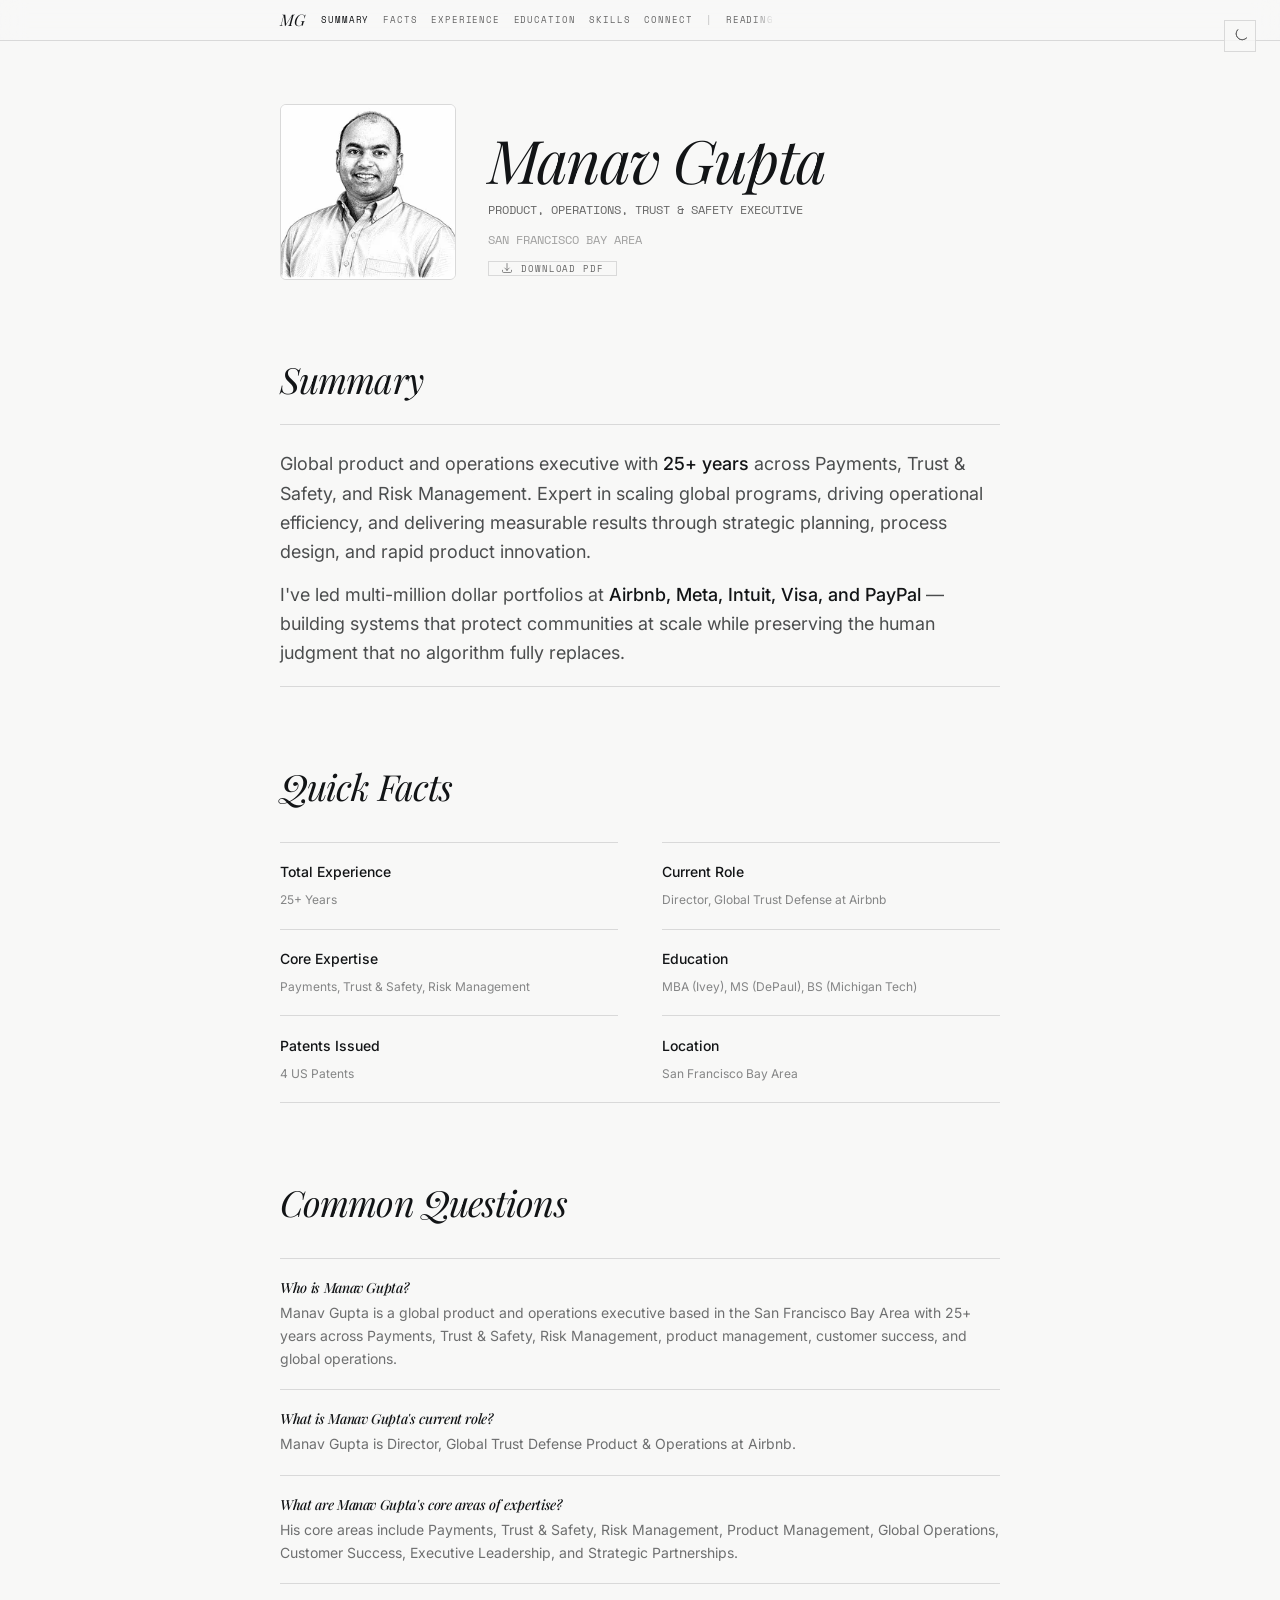
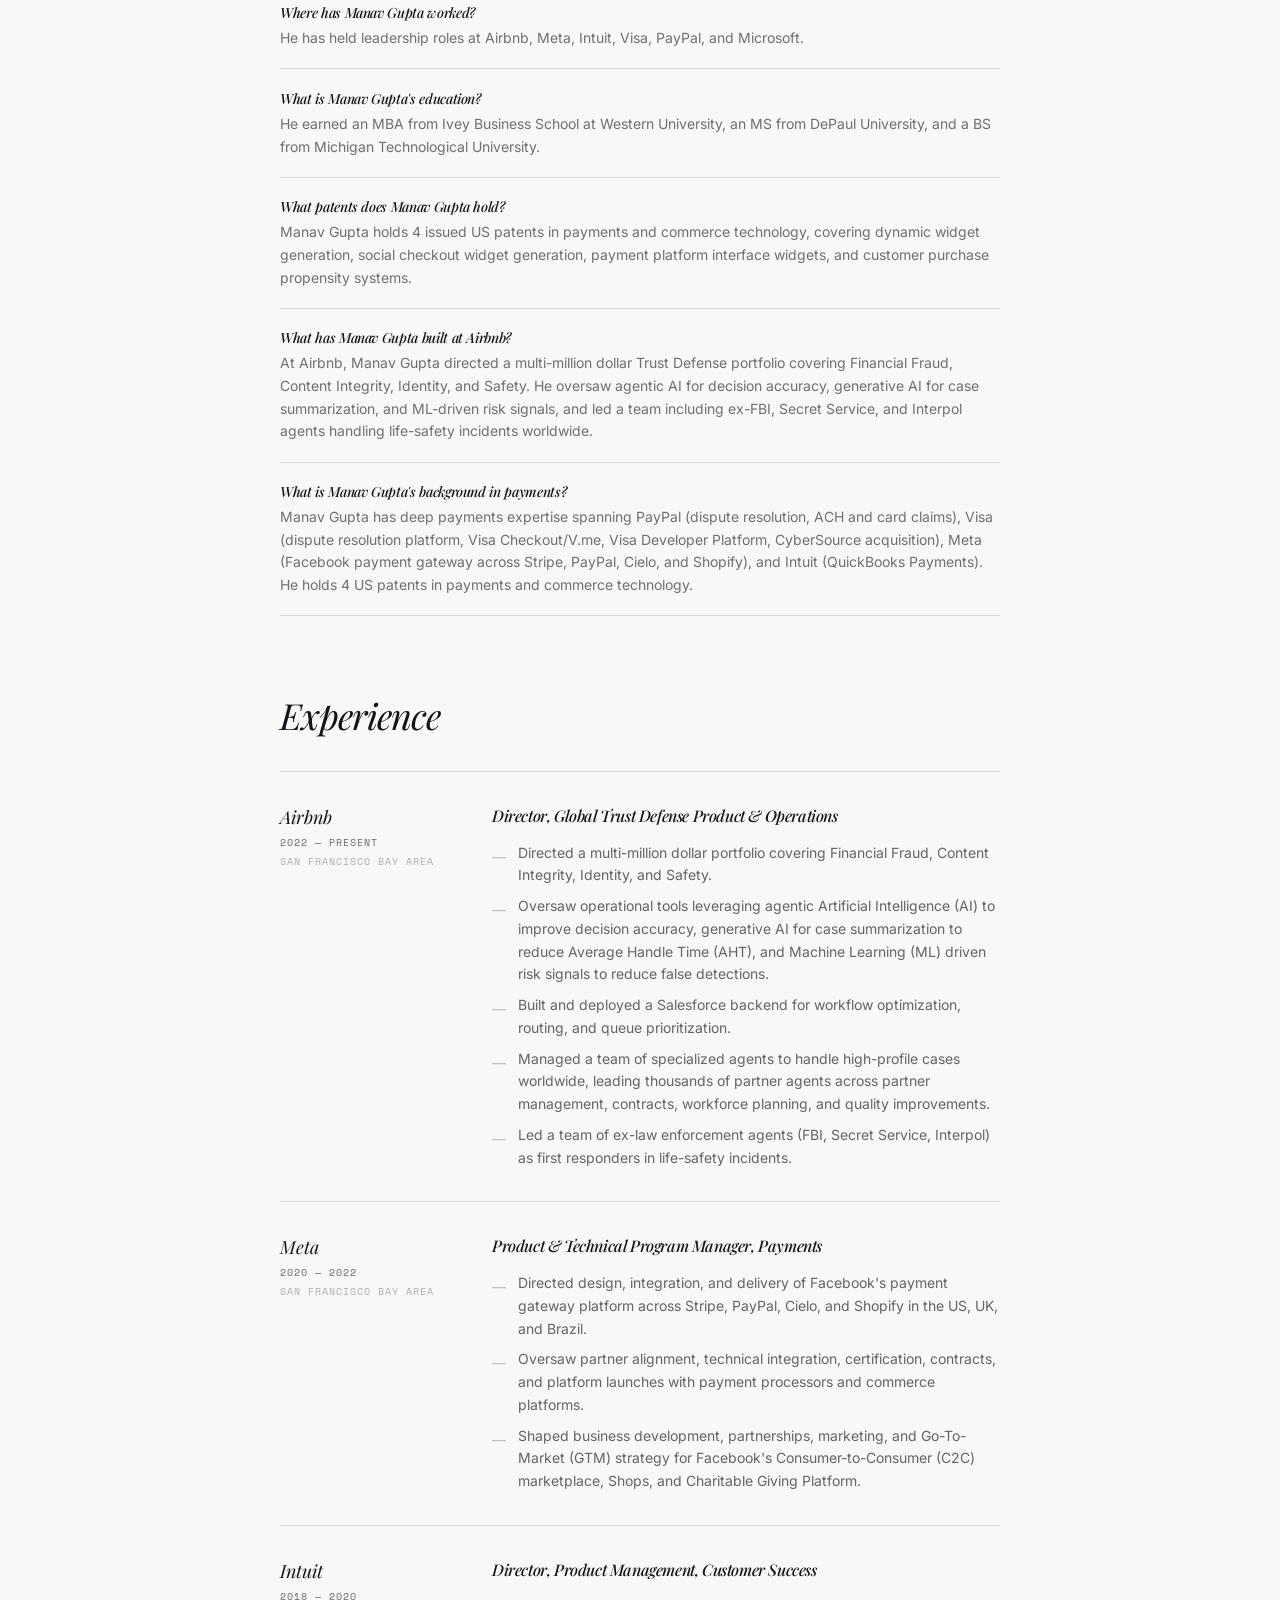
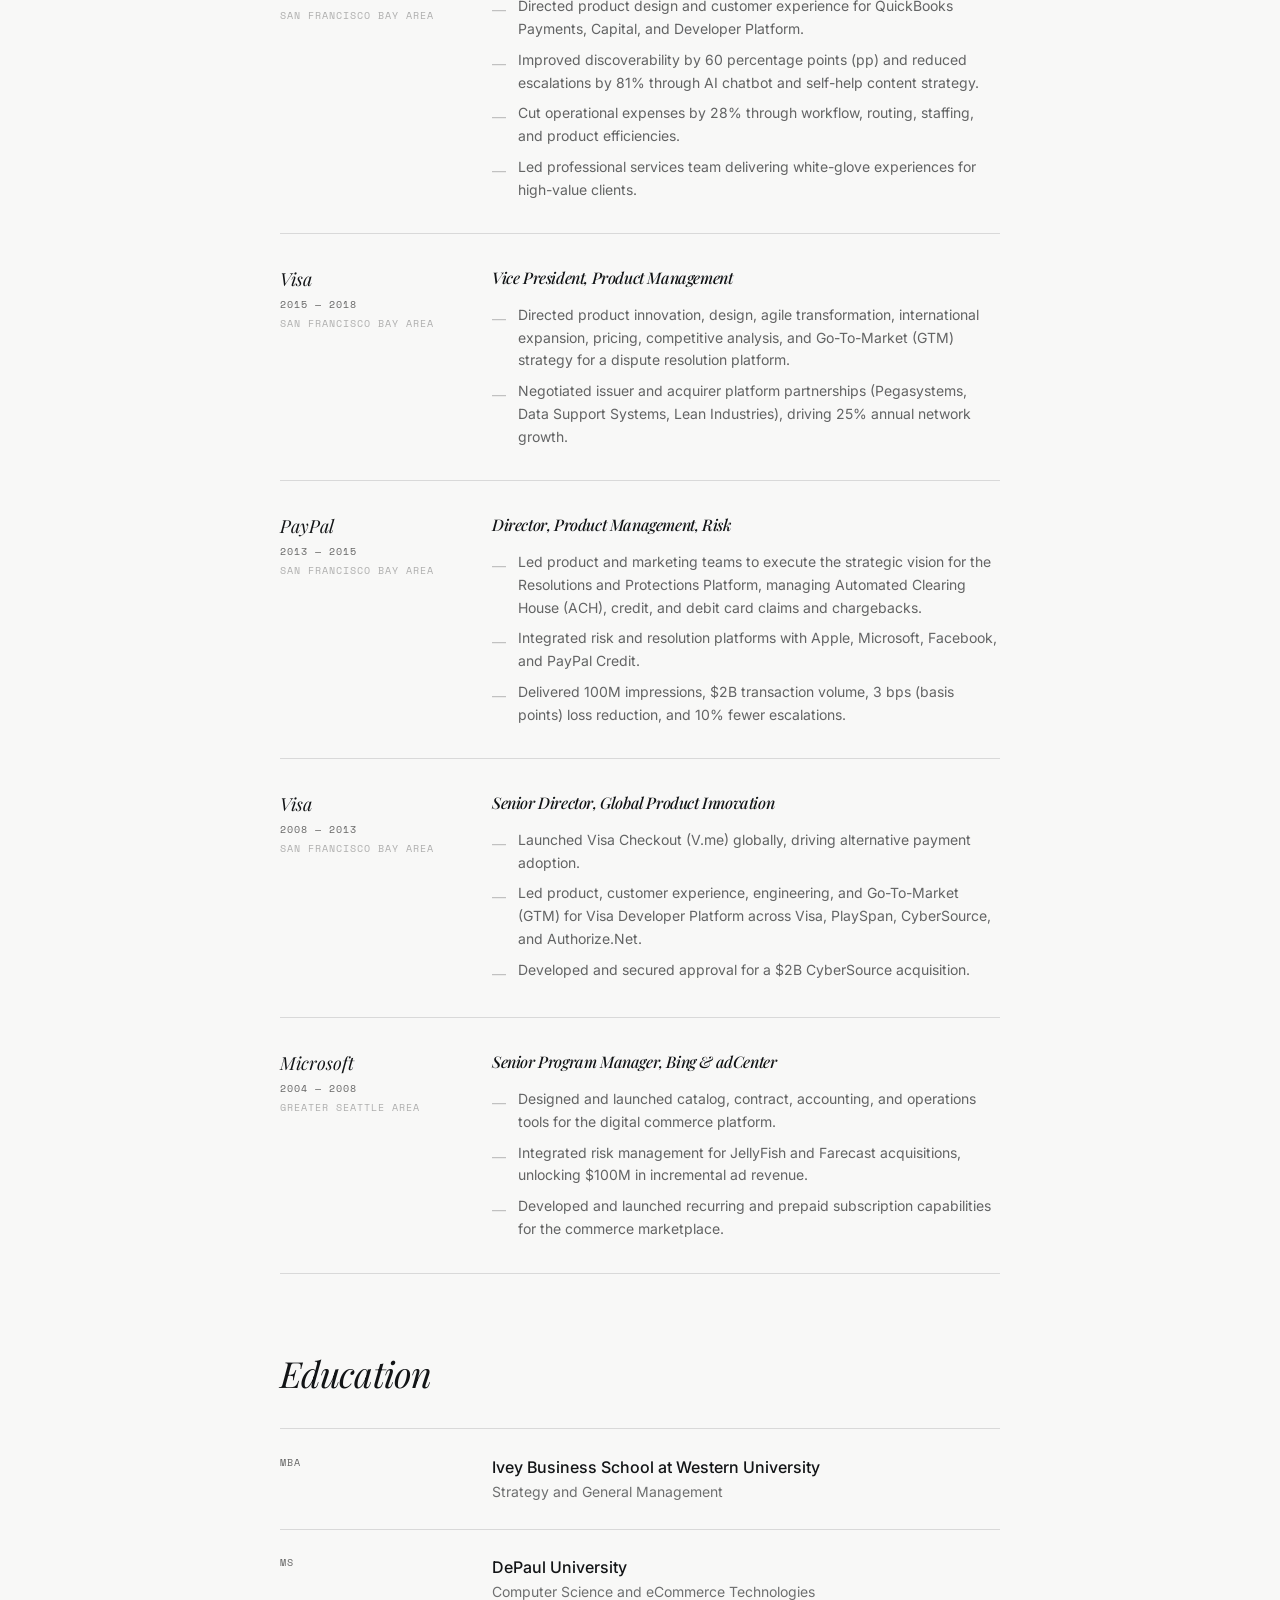
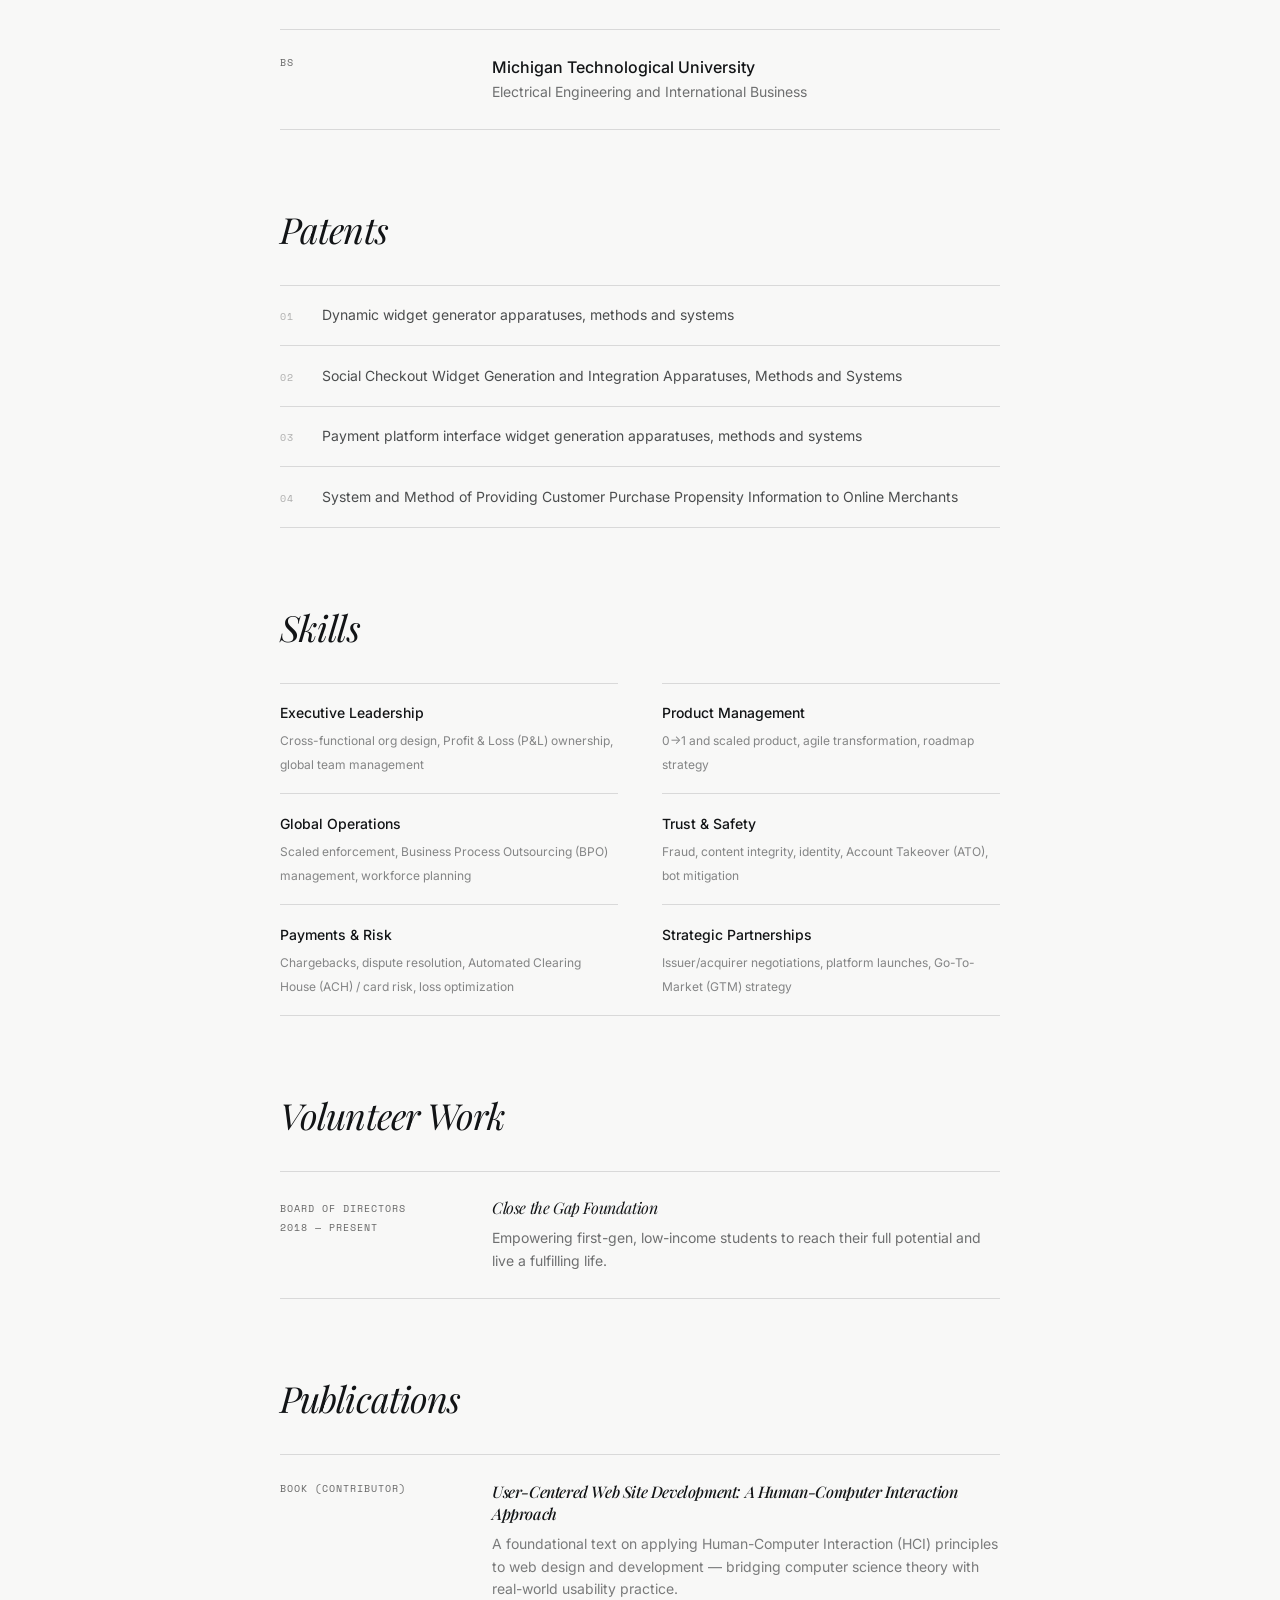
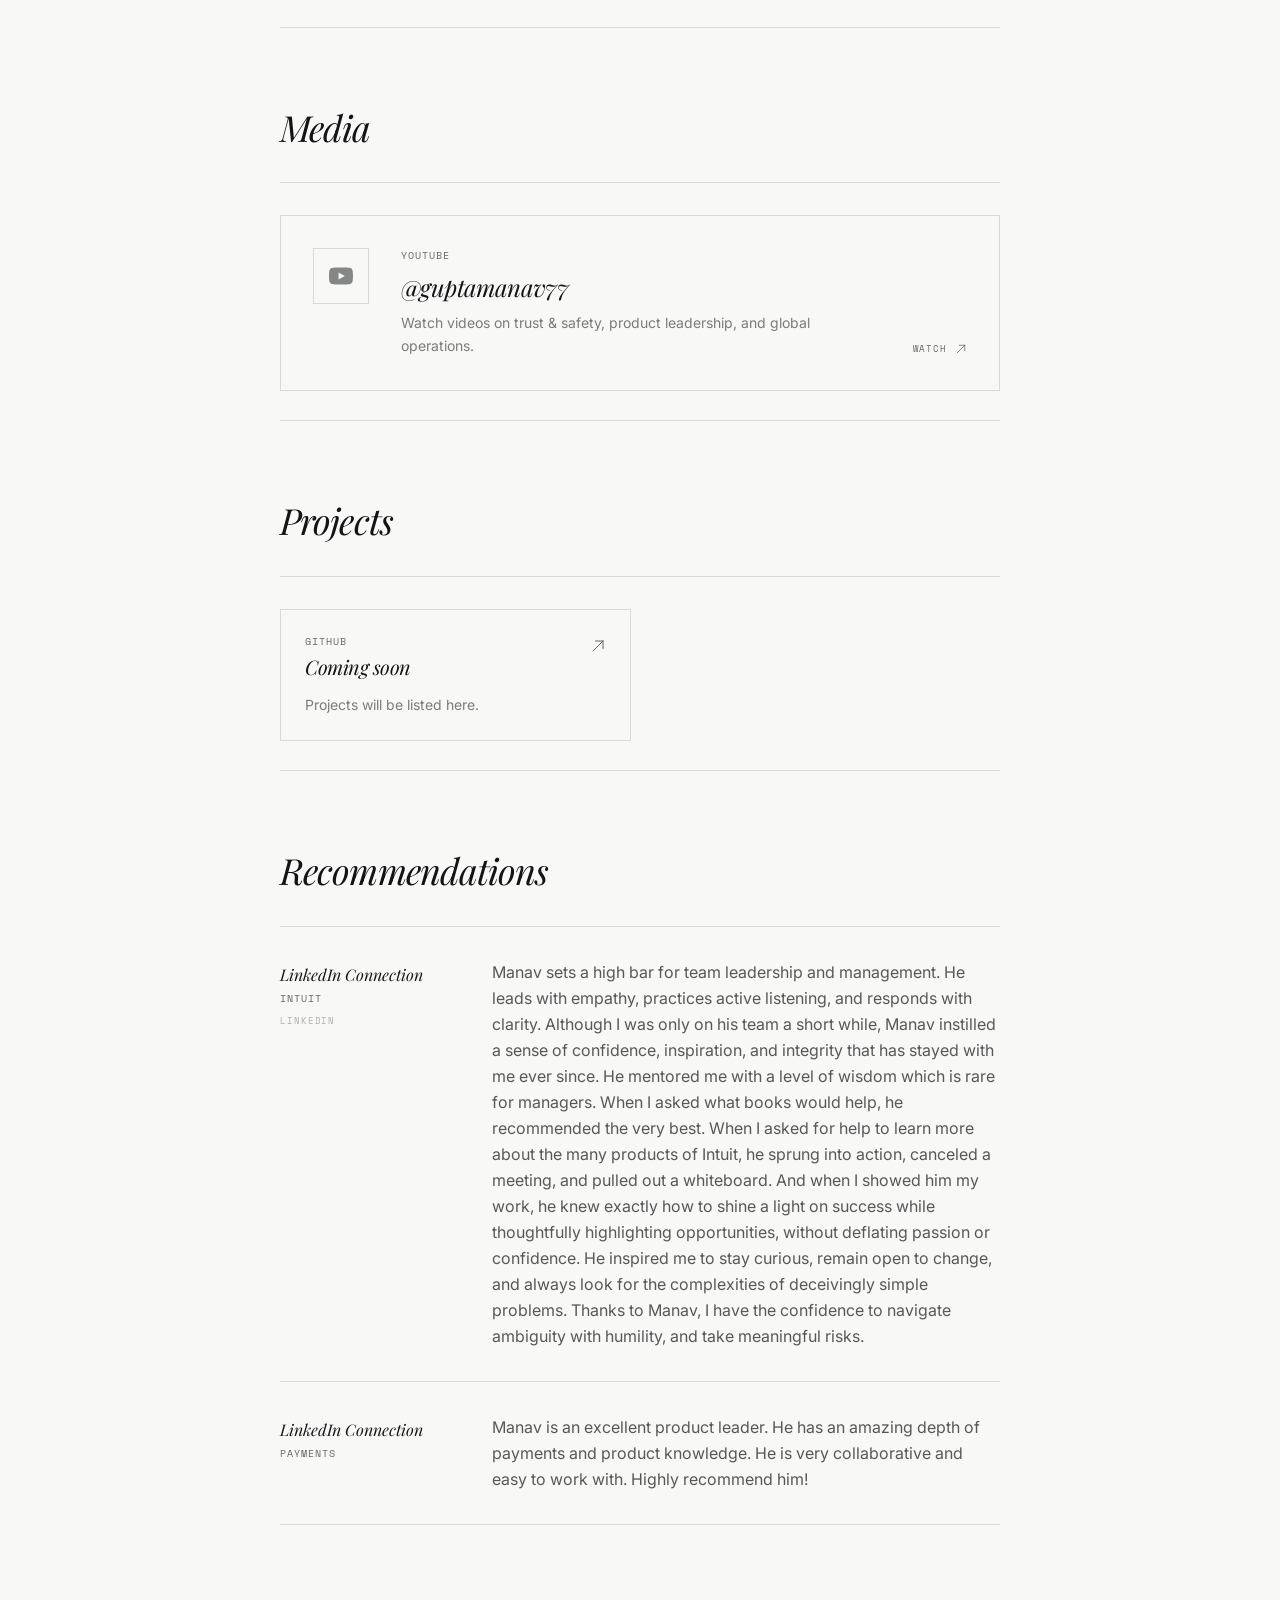
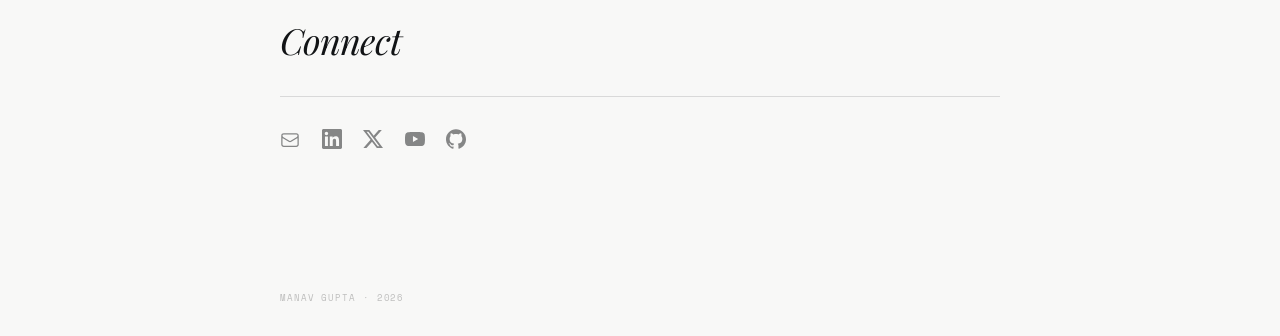
<file: index.html>
<!DOCTYPE html>
<html lang="en">
  <head>
    <meta charset="UTF-8" />
    <meta name="viewport" content="width=device-width, initial-scale=1.0, maximum-scale=1" />

    <!-- Primary -->
    <title>Manav Gupta — Product, Operations, Trust & Safety Executive</title>
    <meta name="description" content="Manav Gupta is a global product and operations executive with 25+ years across Payments, Trust & Safety, and Risk Management. Currently Director, Global Trust Defense at Airbnb." />
    <meta name="author" content="Manav Gupta" />
    <meta name="keywords" content="Manav Gupta, product executive, operations executive, trust and safety executive, payments executive, risk management, Airbnb, Meta, Intuit, Visa, PayPal, Microsoft" />
    <meta name="subject" content="Professional profile for Manav Gupta, Product, Operations, Trust & Safety Executive" />
    <meta name="classification" content="Professional profile, executive biography, product operations, trust and safety, payments risk" />
    <meta name="robots" content="index, follow, max-image-preview:large" />
    <meta name="googlebot" content="index, follow, max-image-preview:large" />
    <meta name="theme-color" content="#f8f7f4" media="(prefers-color-scheme: light)" />
    <meta name="theme-color" content="#0a0a0a" media="(prefers-color-scheme: dark)" />
    <meta name="color-scheme" content="light dark" />
    <meta name="referrer" content="strict-origin-when-cross-origin" />

    <!-- Canonical -->
    <link rel="canonical" href="https://guptamanav.me/" />
    <link rel="sitemap" type="application/xml" href="https://guptamanav.me/sitemap.xml" />
    <link rel="alternate" type="text/plain" href="https://guptamanav.me/llms.txt" title="LLM-readable profile summary" />

    <!-- Open Graph -->
    <meta property="og:type" content="profile" />
    <meta property="og:site_name" content="Manav Gupta" />
    <meta property="og:title" content="Manav Gupta — Product, Operations, Trust & Safety Executive" />
    <meta property="og:description" content="Global product and operations executive with 25+ years across Payments, Trust & Safety, and Risk Management. Currently Director, Global Trust Defense at Airbnb." />
    <meta property="og:image" content="https://guptamanav.me/og-image.png" />
    <meta property="og:image:secure_url" content="https://guptamanav.me/og-image.png" />
    <meta property="og:image:type" content="image/png" />
    <meta property="og:image:width" content="1536" />
    <meta property="og:image:height" content="1024" />
    <meta property="og:image:alt" content="Portrait of Manav Gupta" />
    <meta property="og:url" content="https://guptamanav.me/" />
    <meta property="og:locale" content="en_US" />
    <meta property="og:updated_time" content="2026-06-24T00:00:00-07:00" />
    <meta property="profile:first_name" content="Manav" />
    <meta property="profile:last_name" content="Gupta" />

    <!-- Twitter / X -->
    <meta name="twitter:card" content="summary_large_image" />
    <meta name="twitter:site" content="@guptamanav" />
    <meta name="twitter:creator" content="@guptamanav" />
    <meta name="twitter:title" content="Manav Gupta — Product, Operations, Trust & Safety Executive" />
    <meta name="twitter:description" content="Global product and operations executive with 25+ years across Payments, Trust & Safety, and Risk Management. Currently Director, Global Trust Defense at Airbnb." />
    <meta name="twitter:image" content="https://guptamanav.me/og-image.png" />
    <meta name="twitter:image:alt" content="Portrait of Manav Gupta" />

    <!-- Favicon -->
    <link rel="icon" type="image/svg+xml" href="data:image/svg+xml,<svg xmlns='http://www.w3.org/2000/svg' viewBox='0 0 100 100'><text y='.9em' font-size='90' font-family='serif' font-style='italic'>M</text></svg>" />

    <!-- Google Fonts: preconnect + non-blocking stylesheet link -->
    <link rel="preconnect" href="https://fonts.googleapis.com" />
    <link rel="preconnect" href="https://fonts.gstatic.com" crossorigin />
    <link rel="preload" href="https://fonts.googleapis.com/css2?family=Inter:wght@300;400;500&family=Playfair+Display:ital,wght@1,400;1,500;1,600&family=Space+Mono:wght@400;700&display=swap" as="style" onload="this.onload=null;this.rel='stylesheet'" />
    <noscript><link rel="stylesheet" href="https://fonts.googleapis.com/css2?family=Inter:wght@300;400;500&family=Playfair+Display:ital,wght@1,400;1,500;1,600&family=Space+Mono:wght@400;700&display=swap" /></noscript>
    <link rel="preload" as="image" href="portrait.webp" type="image/webp" fetchpriority="high" />

    <!-- Structured Data -->
    <script type="application/ld+json">
    {
      "@context": "https://schema.org",
      "@graph": [
        {
          "@type": "Person",
          "@id": "https://guptamanav.me/#person",
          "name": "Manav Gupta",
          "givenName": "Manav",
          "familyName": "Gupta",
          "jobTitle": "Director, Global Trust Defense",
          "worksFor": {
            "@type": "Organization",
            "name": "Airbnb",
            "url": "https://www.airbnb.com/"
          },
          "workedFor": [
            { "@type": "Organization", "name": "Airbnb", "url": "https://www.airbnb.com/" },
            { "@type": "Organization", "name": "Meta", "url": "https://www.meta.com/" },
            { "@type": "Organization", "name": "Intuit", "url": "https://www.intuit.com/" },
            { "@type": "Organization", "name": "Visa", "url": "https://www.visa.com/" },
            { "@type": "Organization", "name": "PayPal", "url": "https://www.paypal.com/" },
            { "@type": "Organization", "name": "Microsoft", "url": "https://www.microsoft.com/" }
          ],
          "description": "Global product and operations executive with 25+ years across Payments, Trust & Safety, and Risk Management.",
          "mainEntityOfPage": {
            "@id": "https://guptamanav.me/#profilepage"
          },
          "image": {
            "@type": "ImageObject",
            "url": "https://guptamanav.me/og-image.png",
            "width": 1536,
            "height": 1024
          },
          "url": "https://guptamanav.me/",
          "sameAs": [
            "https://www.linkedin.com/in/guptam/",
            "https://x.com/guptamanav",
            "https://www.youtube.com/@guptamanav77",
            "https://github.com/guptamanav7"
          ],
          "homeLocation": {
            "@type": "Place",
            "name": "San Francisco Bay Area"
          },
          "hasOccupation": {
            "@type": "Occupation",
            "name": "Product, Operations, Trust & Safety Executive",
            "occupationLocation": {
              "@type": "Place",
              "name": "San Francisco Bay Area"
            },
            "skills": "Payments, Trust & Safety, Risk Management, Product Management, Global Operations, Strategic Partnerships"
          },
          "knowsAbout": [
            "Executive Leadership",
            "Product Management",
            "Global Operations",
            "Trust & Safety",
            "Payments & Risk",
            "Strategic Partnerships",
            "Financial Fraud",
            "Content Integrity",
            "Identity",
            "Safety Operations",
            "Customer Success",
            "Artificial Intelligence in Operations"
          ],
          "alumniOf": [
            {
              "@type": "EducationalOrganization",
              "name": "Ivey Business School at Western University"
            },
            {
              "@type": "EducationalOrganization",
              "name": "DePaul University"
            },
            {
              "@type": "EducationalOrganization",
              "name": "Michigan Technological University"
            }
          ],
          "memberOf": [
            {
              "@type": "Organization",
              "name": "Close the Gap Foundation",
              "url": "https://www.closethegapfoundation.org/"
            }
          ]
        },
        {
          "@type": "WebSite",
          "@id": "https://guptamanav.me/#website",
          "name": "Manav Gupta — Portfolio",
          "url": "https://guptamanav.me/",
          "description": "Professional portfolio of Manav Gupta, global product and operations executive.",
          "author": {
            "@id": "https://guptamanav.me/#person"
          },
          "hasPart": [
            {
              "@id": "https://guptamanav.me/#profilepage"
            },
            {
              "@id": "https://guptamanav.me/reading/#collectionpage"
            },
            {
              "@id": "https://guptamanav.me/#faq"
            }
          ]
        },
        {
          "@type": "ProfilePage",
          "@id": "https://guptamanav.me/#profilepage",
          "url": "https://guptamanav.me/",
          "name": "Manav Gupta — Product, Operations, Trust & Safety Executive",
          "description": "Professional profile of Manav Gupta, a global product and operations executive with 25+ years across Payments, Trust & Safety, and Risk Management.",
          "dateModified": "2026-06-24T00:00:00-07:00",
          "isPartOf": {
            "@id": "https://guptamanav.me/#website"
          },
          "about": {
            "@id": "https://guptamanav.me/#person"
          },
          "primaryImageOfPage": {
            "@type": "ImageObject",
            "url": "https://guptamanav.me/og-image.png",
            "width": 1536,
            "height": 1024
          },
          "inLanguage": "en-US",
          "speakableSpecification": {
            "@type": "SpeakableSpecification",
            "cssSelector": ["#summary", "#facts", "#faq"]
          }
        },
        {
          "@type": "BreadcrumbList",
          "@id": "https://guptamanav.me/#breadcrumbs",
          "itemListElement": [
            {
              "@type": "ListItem",
              "position": 1,
              "name": "Home",
              "item": "https://guptamanav.me/"
            }
          ]
        },
        {
          "@type": "FAQPage",
          "@id": "https://guptamanav.me/#faq",
          "mainEntity": [
            {
              "@type": "Question",
              "name": "Who is Manav Gupta?",
              "acceptedAnswer": {
                "@type": "Answer",
                "text": "Manav Gupta is a global product and operations executive based in the San Francisco Bay Area with 25+ years of experience across Payments, Trust & Safety, Risk Management, product management, customer success, and global operations."
              }
            },
            {
              "@type": "Question",
              "name": "What is Manav Gupta's current role?",
              "acceptedAnswer": {
                "@type": "Answer",
                "text": "Manav Gupta is Director, Global Trust Defense Product & Operations at Airbnb."
              }
            },
            {
              "@type": "Question",
              "name": "What are Manav Gupta's core areas of expertise?",
              "acceptedAnswer": {
                "@type": "Answer",
                "text": "Manav Gupta's core areas of expertise include Payments, Trust & Safety, Risk Management, Product Management, Global Operations, Customer Success, Executive Leadership, and Strategic Partnerships."
              }
            },
            {
              "@type": "Question",
              "name": "Where has Manav Gupta worked?",
              "acceptedAnswer": {
                "@type": "Answer",
                "text": "Manav Gupta has held leadership roles at Airbnb, Meta, Intuit, Visa, PayPal, and Microsoft."
              }
            },
            {
              "@type": "Question",
              "name": "What is Manav Gupta's education?",
              "acceptedAnswer": {
                "@type": "Answer",
                "text": "Manav Gupta earned an MBA from Ivey Business School at Western University, an MS from DePaul University, and a BS from Michigan Technological University."
              }
            },
            {
              "@type": "Question",
              "name": "What patents does Manav Gupta hold?",
              "acceptedAnswer": {
                "@type": "Answer",
                "text": "Manav Gupta holds 4 issued US patents in payments and commerce technology, covering dynamic widget generation, social checkout widget generation, payment platform interface widgets, and customer purchase propensity systems."
              }
            },
            {
              "@type": "Question",
              "name": "What has Manav Gupta built at Airbnb?",
              "acceptedAnswer": {
                "@type": "Answer",
                "text": "At Airbnb, Manav Gupta directed a multi-million dollar Trust Defense portfolio covering Financial Fraud, Content Integrity, Identity, and Safety. He oversaw agentic AI for decision accuracy, generative AI for case summarization, and ML-driven risk signals, and led a team including ex-FBI, Secret Service, and Interpol agents handling life-safety incidents worldwide."
              }
            },
            {
              "@type": "Question",
              "name": "What is Manav Gupta's background in payments?",
              "acceptedAnswer": {
                "@type": "Answer",
                "text": "Manav Gupta has deep payments expertise spanning PayPal (dispute resolution, ACH and card claims), Visa (dispute resolution platform, Visa Checkout/V.me, Visa Developer Platform, CyberSource acquisition), Meta (Facebook payment gateway across Stripe, PayPal, Cielo, and Shopify), and Intuit (QuickBooks Payments). He holds 4 US patents in payments and commerce technology."
              }
            }
          ]
        },
        {
          "@type": "Book",
          "@id": "https://guptamanav.me/#publication-hci",
          "name": "User-Centered Web Site Development: A Human-Computer Interaction Approach",
          "author": [
            { "@type": "Person", "@id": "https://guptamanav.me/#person" }
          ],
          "contributor": { "@id": "https://guptamanav.me/#person" },
          "genre": "Computer Science",
          "about": "Human-Computer Interaction, web design, usability"
        },
        {
          "@type": "ItemList",
          "@id": "https://guptamanav.me/#profile-facts",
          "name": "Manav Gupta profile facts",
          "itemListElement": [
            {
              "@type": "ListItem",
              "position": 1,
              "name": "Current role",
              "description": "Director, Global Trust Defense Product & Operations at Airbnb"
            },
            {
              "@type": "ListItem",
              "position": 2,
              "name": "Experience",
              "description": "25+ years across Payments, Trust & Safety, Risk Management, product management, customer success, and global operations"
            },
            {
              "@type": "ListItem",
              "position": 3,
              "name": "Location",
              "description": "San Francisco Bay Area"
            },
            {
              "@type": "ListItem",
              "position": 4,
              "name": "Companies",
              "description": "Airbnb, Meta, Intuit, Visa, PayPal, and Microsoft"
            },
            {
              "@type": "ListItem",
              "position": 5,
              "name": "Patents",
              "description": "4 issued US patents"
            }
          ]
        }
      ]
    }
    </script>
    <link rel="stylesheet" href="styles.css?v=20260623e" />
  </head>
  <body>
    <div id="root">
      <div class="min-h-screen selection-style">
        <!-- Persistent Header Navigation -->
        <header class="site-header no-print">
          <div class="site-header-inner">
            <a href="#hero" class="site-header-brand" aria-label="Back to top">MG</a>
            <nav class="site-header-nav" aria-label="Page sections">
              <a href="#summary">Summary</a>
              <a href="#facts">Facts</a>
              <a href="#experience">Experience</a>
              <a href="#education">Education</a>
              <a href="#skills">Skills</a>
              <a href="#connect">Connect</a>
              <span class="site-header-separator" aria-hidden="true">|</span>
              <a href="/reading/">Reading</a>
            </nav>
          </div>
        </header>

        <!-- Floating Theme Toggle Button -->
        <div class="fixed top-5 right-6 z-40 no-print theme-toggle-container">
          <button aria-label="Switch to dark mode" data-testid="button-theme-toggle" class="w-8 h-8 flex items-center justify-center text-muted-foreground hover:text-foreground transition-colors duration-200 border border-border bg-background-80 backdrop-blur-sm rounded-sm">
            <svg class="w-4 h-4" viewBox="0 0 24 24" fill="none" stroke="currentColor" stroke-width="1.5">
              <path stroke-linecap="round" stroke-linejoin="round" d="M21.75 15.07A9.004 9.004 0 0 1 8.93 2.25 9 9 0 1 0 21.75 15.07z"></path>
            </svg>
          </button>
        </div>

        <main class="max-w-3xl mx-auto px-6 py-24 md:py-32">
          <div class="space-y-28 content-container">
            
            <!-- Hero Section -->
            <section class="flex flex-col md:flex-row md:items-end gap-10 fade-in-section" id="hero">
              <div class="w-36 h-36 md:w-44 md:h-44 shrink-0 overflow-hidden border border-border portrait-frame">
                <img src="portrait.webp" alt="Portrait of Manav Gupta" class="w-full h-full object-cover grayscale" width="176" height="176" data-testid="img-headshot"/>
              </div>
              <div class="space-y-3">
                <h1 class="text-5xl md:text-6xl text-foreground leading-none" data-testid="text-name">Manav Gupta</h1>
                <p class="font-mono uppercase text-xs tracking-[0.2em] text-muted-foreground" data-testid="text-title">Product, Operations, Trust &amp; Safety Executive</p>
                <p class="font-mono uppercase text-xs tracking-[0.2em] text-muted-foreground/60">San Francisco Bay Area</p>
                <button data-testid="button-download-pdf" class="no-print mt-2 inline-flex items-center gap-2 font-mono uppercase text-[9px] tracking-widest text-muted-foreground border border-border px-3 py-1.5 transition-colors duration-200 btn-invert-hover">
                  <svg class="w-3 h-3" viewBox="0 0 24 24" fill="none" stroke="currentColor" stroke-width="1.5">
                    <path stroke-linecap="round" stroke-linejoin="round" d="M3 16.5v2.25A2.25 2.25 0 0 0 5.25 21h13.5A2.25 2.25 0 0 0 21 18.75V16.5M16.5 12 12 16.5m0 0L7.5 12m4.5 4.5V3"></path>
                  </svg>Download PDF
                </button>
              </div>
            </section>

            <!-- Summary Section -->
            <section id="summary" class="fade-in-section">
              <div class="space-y-6">
                <h2 class="text-3xl md:text-4xl text-foreground">Summary</h2>
                <div class="border-t border-border pt-8 space-y-4 text-foreground/75 leading-relaxed text-base md:text-lg">
                  <p>Global product and operations executive with <strong>25+ years</strong> across Payments, Trust &amp; Safety, and Risk Management. Expert in scaling global programs, driving operational efficiency, and delivering measurable results through strategic planning, process design, and rapid product innovation.</p>
                  <p>I&#x27;ve led multi-million dollar portfolios at <strong>Airbnb, Meta, Intuit, Visa, and PayPal</strong> — building systems that protect communities at scale while preserving the human judgment that no algorithm fully replaces.</p>
                </div>
                <div class="border-t border-border"></div>
              </div>
            </section>

            <!-- Quick Facts Section (Generative Engine Optimization) -->
            <section id="facts" class="fade-in-section">
              <div class="space-y-10">
                <h2 class="text-3xl md:text-4xl text-foreground">Quick Facts</h2>
                <div class="space-y-0">
                  <div class="grid grid-cols-1 md:grid-cols-2 gap-x-16 gap-y-0">
                    <div class="border-t border-border py-6">
                      <span class="font-medium text-foreground text-sm block mb-1">Total Experience</span>
                      <span class="text-foreground/50 text-xs leading-relaxed">25+ Years</span>
                    </div>
                    <div class="border-t border-border py-6">
                      <span class="font-medium text-foreground text-sm block mb-1">Current Role</span>
                      <span class="text-foreground/50 text-xs leading-relaxed">Director, Global Trust Defense at Airbnb</span>
                    </div>
                    <div class="border-t border-border py-6">
                      <span class="font-medium text-foreground text-sm block mb-1">Core Expertise</span>
                      <span class="text-foreground/50 text-xs leading-relaxed">Payments, Trust &amp; Safety, Risk Management</span>
                    </div>
                    <div class="border-t border-border py-6">
                      <span class="font-medium text-foreground text-sm block mb-1">Education</span>
                      <span class="text-foreground/50 text-xs leading-relaxed">MBA (Ivey), MS (DePaul), BS (Michigan Tech)</span>
                    </div>
                    <div class="border-t border-border py-6">
                      <span class="font-medium text-foreground text-sm block mb-1">Patents Issued</span>
                      <span class="text-foreground/50 text-xs leading-relaxed">4 US Patents</span>
                    </div>
                    <div class="border-t border-border py-6">
                      <span class="font-medium text-foreground text-sm block mb-1">Location</span>
                      <span class="text-foreground/50 text-xs leading-relaxed">San Francisco Bay Area</span>
                    </div>
                  </div>
                  <div class="border-t border-border"></div>
                </div>
              </div>
            </section>

            <!-- Common Questions Section -->
            <section id="faq" class="fade-in-section">
              <div class="space-y-10">
                <h2 class="text-3xl md:text-4xl text-foreground">Common Questions</h2>
                <div class="space-y-0">
                  <div class="border-t border-border py-6">
                    <h3 class="font-medium text-foreground text-sm mb-1">Who is Manav Gupta?</h3>
                    <p class="text-foreground/60 text-sm leading-relaxed">Manav Gupta is a global product and operations executive based in the San Francisco Bay Area with 25+ years across Payments, Trust &amp; Safety, Risk Management, product management, customer success, and global operations.</p>
                  </div>
                  <div class="border-t border-border py-6">
                    <h3 class="font-medium text-foreground text-sm mb-1">What is Manav Gupta&#x27;s current role?</h3>
                    <p class="text-foreground/60 text-sm leading-relaxed">Manav Gupta is Director, Global Trust Defense Product &amp; Operations at Airbnb.</p>
                  </div>
                  <div class="border-t border-border py-6">
                    <h3 class="font-medium text-foreground text-sm mb-1">What are Manav Gupta&#x27;s core areas of expertise?</h3>
                    <p class="text-foreground/60 text-sm leading-relaxed">His core areas include Payments, Trust &amp; Safety, Risk Management, Product Management, Global Operations, Customer Success, Executive Leadership, and Strategic Partnerships.</p>
                  </div>
                  <div class="border-t border-border py-6">
                    <h3 class="font-medium text-foreground text-sm mb-1">Where has Manav Gupta worked?</h3>
                    <p class="text-foreground/60 text-sm leading-relaxed">He has held leadership roles at Airbnb, Meta, Intuit, Visa, PayPal, and Microsoft.</p>
                  </div>
                  <div class="border-t border-border py-6">
                    <h3 class="font-medium text-foreground text-sm mb-1">What is Manav Gupta&#x27;s education?</h3>
                    <p class="text-foreground/60 text-sm leading-relaxed">He earned an MBA from Ivey Business School at Western University, an MS from DePaul University, and a BS from Michigan Technological University.</p>
                  </div>
                  <div class="border-t border-border py-6">
                    <h3 class="font-medium text-foreground text-sm mb-1">What patents does Manav Gupta hold?</h3>
                    <p class="text-foreground/60 text-sm leading-relaxed">Manav Gupta holds 4 issued US patents in payments and commerce technology, covering dynamic widget generation, social checkout widget generation, payment platform interface widgets, and customer purchase propensity systems.</p>
                  </div>
                  <div class="border-t border-border py-6">
                    <h3 class="font-medium text-foreground text-sm mb-1">What has Manav Gupta built at Airbnb?</h3>
                    <p class="text-foreground/60 text-sm leading-relaxed">At Airbnb, Manav Gupta directed a multi-million dollar Trust Defense portfolio covering Financial Fraud, Content Integrity, Identity, and Safety. He oversaw agentic AI for decision accuracy, generative AI for case summarization, and ML-driven risk signals, and led a team including ex-FBI, Secret Service, and Interpol agents handling life-safety incidents worldwide.</p>
                  </div>
                  <div class="border-t border-border py-6">
                    <h3 class="font-medium text-foreground text-sm mb-1">What is Manav Gupta&#x27;s background in payments?</h3>
                    <p class="text-foreground/60 text-sm leading-relaxed">Manav Gupta has deep payments expertise spanning PayPal (dispute resolution, ACH and card claims), Visa (dispute resolution platform, Visa Checkout/V.me, Visa Developer Platform, CyberSource acquisition), Meta (Facebook payment gateway across Stripe, PayPal, Cielo, and Shopify), and Intuit (QuickBooks Payments). He holds 4 US patents in payments and commerce technology.</p>
                  </div>
                  <div class="border-t border-border"></div>
                </div>
              </div>
            </section>

            <!-- Experience Section -->
            <section id="experience" class="fade-in-section">
              <div class="space-y-10">
                <h2 class="text-3xl md:text-4xl text-foreground">Experience</h2>
                <div class="space-y-0" data-testid="list-experience">
                  
                  <!-- Airbnb -->
                  <div class="border-t border-border py-10 grid grid-cols-1 md:grid-cols-[180px_1fr] gap-4 md:gap-10 fade-in-section" data-testid="card-job-0">
                    <div class="space-y-1 pt-0.5">
                      <span class="font-serif text-lg italic text-foreground block">Airbnb</span>
                      <span class="font-mono uppercase text-[10px] tracking-widest text-muted-foreground block"><time datetime="2022">2022</time> — Present</span>
                      <span class="font-mono uppercase text-[10px] tracking-widest text-muted-foreground/50 block">San Francisco Bay Area</span>
                    </div>
                    <div class="space-y-4">
                      <h3 class="font-medium text-foreground text-base">Director, Global Trust Defense Product &amp; Operations</h3>
                      <ul class="space-y-2">
                        <li class="text-foreground/65 text-sm leading-relaxed flex gap-3"><span class="text-muted-foreground/40 shrink-0 mt-1">—</span><span>Directed a multi-million dollar portfolio covering Financial Fraud, Content Integrity, Identity, and Safety.</span></li>
                        <li class="text-foreground/65 text-sm leading-relaxed flex gap-3"><span class="text-muted-foreground/40 shrink-0 mt-1">—</span><span>Oversaw operational tools leveraging agentic Artificial Intelligence (AI) to improve decision accuracy, generative AI for case summarization to reduce Average Handle Time (AHT), and Machine Learning (ML) driven risk signals to reduce false detections.</span></li>
                        <li class="text-foreground/65 text-sm leading-relaxed flex gap-3"><span class="text-muted-foreground/40 shrink-0 mt-1">—</span><span>Built and deployed a Salesforce backend for workflow optimization, routing, and queue prioritization.</span></li>
                        <li class="text-foreground/65 text-sm leading-relaxed flex gap-3"><span class="text-muted-foreground/40 shrink-0 mt-1">—</span><span>Managed a team of specialized agents to handle high-profile cases worldwide, leading thousands of partner agents across partner management, contracts, workforce planning, and quality improvements.</span></li>
                        <li class="text-foreground/65 text-sm leading-relaxed flex gap-3"><span class="text-muted-foreground/40 shrink-0 mt-1">—</span><span>Led a team of ex-law enforcement agents (FBI, Secret Service, Interpol) as first responders in life-safety incidents.</span></li>
                      </ul>
                    </div>
                  </div>

                  <!-- Meta -->
                  <div class="border-t border-border py-10 grid grid-cols-1 md:grid-cols-[180px_1fr] gap-4 md:gap-10 fade-in-section" data-testid="card-job-1">
                    <div class="space-y-1 pt-0.5">
                      <span class="font-serif text-lg italic text-foreground block">Meta</span>
                      <span class="font-mono uppercase text-[10px] tracking-widest text-muted-foreground block"><time datetime="2020">2020</time> — <time datetime="2022">2022</time></span>
                      <span class="font-mono uppercase text-[10px] tracking-widest text-muted-foreground/50 block">San Francisco Bay Area</span>
                    </div>
                    <div class="space-y-4">
                      <h3 class="font-medium text-foreground text-base">Product &amp; Technical Program Manager, Payments</h3>
                      <ul class="space-y-2">
                        <li class="text-foreground/65 text-sm leading-relaxed flex gap-3"><span class="text-muted-foreground/40 shrink-0 mt-1">—</span><span>Directed design, integration, and delivery of Facebook&#x27;s payment gateway platform across Stripe, PayPal, Cielo, and Shopify in the US, UK, and Brazil.</span></li>
                        <li class="text-foreground/65 text-sm leading-relaxed flex gap-3"><span class="text-muted-foreground/40 shrink-0 mt-1">—</span><span>Oversaw partner alignment, technical integration, certification, contracts, and platform launches with payment processors and commerce platforms.</span></li>
                        <li class="text-foreground/65 text-sm leading-relaxed flex gap-3"><span class="text-muted-foreground/40 shrink-0 mt-1">—</span><span>Shaped business development, partnerships, marketing, and Go-To-Market (GTM) strategy for Facebook&#x27;s Consumer-to-Consumer (C2C) marketplace, Shops, and Charitable Giving Platform.</span></li>
                      </ul>
                    </div>
                  </div>

                  <!-- Intuit -->
                  <div class="border-t border-border py-10 grid grid-cols-1 md:grid-cols-[180px_1fr] gap-4 md:gap-10 fade-in-section" data-testid="card-job-2">
                    <div class="space-y-1 pt-0.5">
                      <span class="font-serif text-lg italic text-foreground block">Intuit</span>
                      <span class="font-mono uppercase text-[10px] tracking-widest text-muted-foreground block"><time datetime="2018">2018</time> — <time datetime="2020">2020</time></span>
                      <span class="font-mono uppercase text-[10px] tracking-widest text-muted-foreground/50 block">San Francisco Bay Area</span>
                    </div>
                    <div class="space-y-4">
                      <h3 class="font-medium text-foreground text-base">Director, Product Management, Customer Success</h3>
                      <ul class="space-y-2">
                        <li class="text-foreground/65 text-sm leading-relaxed flex gap-3"><span class="text-muted-foreground/40 shrink-0 mt-1">—</span><span>Directed product design and customer experience for QuickBooks Payments, Capital, and Developer Platform.</span></li>
                        <li class="text-foreground/65 text-sm leading-relaxed flex gap-3"><span class="text-muted-foreground/40 shrink-0 mt-1">—</span><span>Improved discoverability by 60 percentage points (pp) and reduced escalations by 81% through AI chatbot and self-help content strategy.</span></li>
                        <li class="text-foreground/65 text-sm leading-relaxed flex gap-3"><span class="text-muted-foreground/40 shrink-0 mt-1">—</span><span>Cut operational expenses by 28% through workflow, routing, staffing, and product efficiencies.</span></li>
                        <li class="text-foreground/65 text-sm leading-relaxed flex gap-3"><span class="text-muted-foreground/40 shrink-0 mt-1">—</span><span>Led professional services team delivering white-glove experiences for high-value clients.</span></li>
                      </ul>
                    </div>
                  </div>

                  <!-- Visa (VP) -->
                  <div class="border-t border-border py-10 grid grid-cols-1 md:grid-cols-[180px_1fr] gap-4 md:gap-10 fade-in-section" data-testid="card-job-3">
                    <div class="space-y-1 pt-0.5">
                      <span class="font-serif text-lg italic text-foreground block">Visa</span>
                      <span class="font-mono uppercase text-[10px] tracking-widest text-muted-foreground block"><time datetime="2015">2015</time> — <time datetime="2018">2018</time></span>
                      <span class="font-mono uppercase text-[10px] tracking-widest text-muted-foreground/50 block">San Francisco Bay Area</span>
                    </div>
                    <div class="space-y-4">
                      <h3 class="font-medium text-foreground text-base">Vice President, Product Management</h3>
                      <ul class="space-y-2">
                        <li class="text-foreground/65 text-sm leading-relaxed flex gap-3"><span class="text-muted-foreground/40 shrink-0 mt-1">—</span><span>Directed product innovation, design, agile transformation, international expansion, pricing, competitive analysis, and Go-To-Market (GTM) strategy for a dispute resolution platform.</span></li>
                        <li class="text-foreground/65 text-sm leading-relaxed flex gap-3"><span class="text-muted-foreground/40 shrink-0 mt-1">—</span><span>Negotiated issuer and acquirer platform partnerships (Pegasystems, Data Support Systems, Lean Industries), driving 25% annual network growth.</span></li>
                      </ul>
                    </div>
                  </div>

                  <!-- PayPal -->
                  <div class="border-t border-border py-10 grid grid-cols-1 md:grid-cols-[180px_1fr] gap-4 md:gap-10 fade-in-section" data-testid="card-job-4">
                    <div class="space-y-1 pt-0.5">
                      <span class="font-serif text-lg italic text-foreground block">PayPal</span>
                      <span class="font-mono uppercase text-[10px] tracking-widest text-muted-foreground block"><time datetime="2013">2013</time> — <time datetime="2015">2015</time></span>
                      <span class="font-mono uppercase text-[10px] tracking-widest text-muted-foreground/50 block">San Francisco Bay Area</span>
                    </div>
                    <div class="space-y-4">
                      <h3 class="font-medium text-foreground text-base">Director, Product Management, Risk</h3>
                      <ul class="space-y-2">
                        <li class="text-foreground/65 text-sm leading-relaxed flex gap-3"><span class="text-muted-foreground/40 shrink-0 mt-1">—</span><span>Led product and marketing teams to execute the strategic vision for the Resolutions and Protections Platform, managing Automated Clearing House (ACH), credit, and debit card claims and chargebacks.</span></li>
                        <li class="text-foreground/65 text-sm leading-relaxed flex gap-3"><span class="text-muted-foreground/40 shrink-0 mt-1">—</span><span>Integrated risk and resolution platforms with Apple, Microsoft, Facebook, and PayPal Credit.</span></li>
                        <li class="text-foreground/65 text-sm leading-relaxed flex gap-3"><span class="text-muted-foreground/40 shrink-0 mt-1">—</span><span>Delivered 100M impressions, $2B transaction volume, 3 bps (basis points) loss reduction, and 10% fewer escalations.</span></li>
                      </ul>
                    </div>
                  </div>

                  <!-- Visa (Sr Director) -->
                  <div class="border-t border-border py-10 grid grid-cols-1 md:grid-cols-[180px_1fr] gap-4 md:gap-10 fade-in-section" data-testid="card-job-5">
                    <div class="space-y-1 pt-0.5">
                      <span class="font-serif text-lg italic text-foreground block">Visa</span>
                      <span class="font-mono uppercase text-[10px] tracking-widest text-muted-foreground block"><time datetime="2008">2008</time> — <time datetime="2013">2013</time></span>
                      <span class="font-mono uppercase text-[10px] tracking-widest text-muted-foreground/50 block">San Francisco Bay Area</span>
                    </div>
                    <div class="space-y-4">
                      <h3 class="font-medium text-foreground text-base">Senior Director, Global Product Innovation</h3>
                      <ul class="space-y-2">
                        <li class="text-foreground/65 text-sm leading-relaxed flex gap-3"><span class="text-muted-foreground/40 shrink-0 mt-1">—</span><span>Launched Visa Checkout (V.me) globally, driving alternative payment adoption.</span></li>
                        <li class="text-foreground/65 text-sm leading-relaxed flex gap-3"><span class="text-muted-foreground/40 shrink-0 mt-1">—</span><span>Led product, customer experience, engineering, and Go-To-Market (GTM) for Visa Developer Platform across Visa, PlaySpan, CyberSource, and Authorize.Net.</span></li>
                        <li class="text-foreground/65 text-sm leading-relaxed flex gap-3"><span class="text-muted-foreground/40 shrink-0 mt-1">—</span><span>Developed and secured approval for a $2B CyberSource acquisition.</span></li>
                      </ul>
                    </div>
                  </div>

                  <!-- Microsoft -->
                  <div class="border-t border-border py-10 grid grid-cols-1 md:grid-cols-[180px_1fr] gap-4 md:gap-10 fade-in-section" data-testid="card-job-6">
                    <div class="space-y-1 pt-0.5">
                      <span class="font-serif text-lg italic text-foreground block">Microsoft</span>
                      <span class="font-mono uppercase text-[10px] tracking-widest text-muted-foreground block"><time datetime="2004">2004</time> — <time datetime="2008">2008</time></span>
                      <span class="font-mono uppercase text-[10px] tracking-widest text-muted-foreground/50 block">Greater Seattle Area</span>
                    </div>
                    <div class="space-y-4">
                      <h3 class="font-medium text-foreground text-base">Senior Program Manager, Bing &amp; adCenter</h3>
                      <ul class="space-y-2">
                        <li class="text-foreground/65 text-sm leading-relaxed flex gap-3"><span class="text-muted-foreground/40 shrink-0 mt-1">—</span><span>Designed and launched catalog, contract, accounting, and operations tools for the digital commerce platform.</span></li>
                        <li class="text-foreground/65 text-sm leading-relaxed flex gap-3"><span class="text-muted-foreground/40 shrink-0 mt-1">—</span><span>Integrated risk management for JellyFish and Farecast acquisitions, unlocking $100M in incremental ad revenue.</span></li>
                        <li class="text-foreground/65 text-sm leading-relaxed flex gap-3"><span class="text-muted-foreground/40 shrink-0 mt-1">—</span><span>Developed and launched recurring and prepaid subscription capabilities for the commerce marketplace.</span></li>
                      </ul>
                    </div>
                  </div>

                  <div class="border-t border-border"></div>
                </div>
              </div>
            </section>

            <!-- Education Section -->
            <section id="education" class="fade-in-section">
              <div class="space-y-10">
                <h2 class="text-3xl md:text-4xl text-foreground">Education</h2>
                <div class="space-y-0" data-testid="list-education">
                  
                  <div class="border-t border-border py-8 grid grid-cols-1 md:grid-cols-[180px_1fr] gap-4 md:gap-10" data-testid="card-edu-0">
                    <span class="font-mono uppercase text-[10px] tracking-widest text-muted-foreground pt-0.5">MBA</span>
                    <div class="space-y-1">
                      <span class="font-medium text-foreground text-base block">Ivey Business School at Western University</span>
                      <span class="text-foreground/60 text-sm">Strategy and General Management</span>
                    </div>
                  </div>
                  
                  <div class="border-t border-border py-8 grid grid-cols-1 md:grid-cols-[180px_1fr] gap-4 md:gap-10" data-testid="card-edu-1">
                    <span class="font-mono uppercase text-[10px] tracking-widest text-muted-foreground pt-0.5">MS</span>
                    <div class="space-y-1">
                      <span class="font-medium text-foreground text-base block">DePaul University</span>
                      <span class="text-foreground/60 text-sm">Computer Science and eCommerce Technologies</span>
                    </div>
                  </div>
                  
                  <div class="border-t border-border py-8 grid grid-cols-1 md:grid-cols-[180px_1fr] gap-4 md:gap-10" data-testid="card-edu-2">
                    <span class="font-mono uppercase text-[10px] tracking-widest text-muted-foreground pt-0.5">BS</span>
                    <div class="space-y-1">
                      <span class="font-medium text-foreground text-base block">Michigan Technological University</span>
                      <span class="text-foreground/60 text-sm">Electrical Engineering and International Business</span>
                    </div>
                  </div>
                  
                  <div class="border-t border-border"></div>
                </div>
              </div>
            </section>

            <!-- Patents Section -->
            <section id="patents" class="fade-in-section">
              <div class="space-y-10">
                <h2 class="text-3xl md:text-4xl text-foreground">Patents</h2>
                <div class="space-y-0" data-testid="list-patents">
                  
                  <div class="border-t border-border py-6 flex gap-6 items-baseline" data-testid="item-patent-0">
                    <span class="font-mono uppercase text-[10px] tracking-widest text-muted-foreground/50 shrink-0 w-6">01</span>
                    <p class="text-foreground/75 text-sm leading-relaxed">Dynamic widget generator apparatuses, methods and systems</p>
                  </div>
                  
                  <div class="border-t border-border py-6 flex gap-6 items-baseline" data-testid="item-patent-1">
                    <span class="font-mono uppercase text-[10px] tracking-widest text-muted-foreground/50 shrink-0 w-6">02</span>
                    <p class="text-foreground/75 text-sm leading-relaxed">Social Checkout Widget Generation and Integration Apparatuses, Methods and Systems</p>
                  </div>
                  
                  <div class="border-t border-border py-6 flex gap-6 items-baseline" data-testid="item-patent-2">
                    <span class="font-mono uppercase text-[10px] tracking-widest text-muted-foreground/50 shrink-0 w-6">03</span>
                    <p class="text-foreground/75 text-sm leading-relaxed">Payment platform interface widget generation apparatuses, methods and systems</p>
                  </div>
                  
                  <div class="border-t border-border py-6 flex gap-6 items-baseline" data-testid="item-patent-3">
                    <span class="font-mono uppercase text-[10px] tracking-widest text-muted-foreground/50 shrink-0 w-6">04</span>
                    <p class="text-foreground/75 text-sm leading-relaxed">System and Method of Providing Customer Purchase Propensity Information to Online Merchants</p>
                  </div>
                  
                  <div class="border-t border-border"></div>
                </div>
              </div>
            </section>

            <!-- Skills Section -->
            <section id="skills" class="fade-in-section">
              <div class="space-y-10">
                <h2 class="text-3xl md:text-4xl text-foreground">Skills</h2>
                <div class="space-y-0">
                  <div class="grid grid-cols-1 md:grid-cols-2 gap-x-16 gap-y-0" data-testid="list-skills">
                    
                    <div class="border-t border-border py-6" data-testid="item-skill-0">
                      <span class="font-medium text-foreground text-sm block mb-1">Executive Leadership</span>
                      <span class="text-foreground/50 text-xs leading-relaxed">Cross-functional org design, Profit &amp; Loss (P&amp;L) ownership, global team management</span>
                    </div>
                    
                    <div class="border-t border-border py-6" data-testid="item-skill-1">
                      <span class="font-medium text-foreground text-sm block mb-1">Product Management</span>
                      <span class="text-foreground/50 text-xs leading-relaxed">0→1 and scaled product, agile transformation, roadmap strategy</span>
                    </div>
                    
                    <div class="border-t border-border py-6" data-testid="item-skill-2">
                      <span class="font-medium text-foreground text-sm block mb-1">Global Operations</span>
                      <span class="text-foreground/50 text-xs leading-relaxed">Scaled enforcement, Business Process Outsourcing (BPO) management, workforce planning</span>
                    </div>
                    
                    <div class="border-t border-border py-6" data-testid="item-skill-3">
                      <span class="font-medium text-foreground text-sm block mb-1">Trust &amp; Safety</span>
                      <span class="text-foreground/50 text-xs leading-relaxed">Fraud, content integrity, identity, Account Takeover (ATO), bot mitigation</span>
                    </div>
                    
                    <div class="border-t border-border py-6" data-testid="item-skill-4">
                      <span class="font-medium text-foreground text-sm block mb-1">Payments &amp; Risk</span>
                      <span class="text-foreground/50 text-xs leading-relaxed">Chargebacks, dispute resolution, Automated Clearing House (ACH) / card risk, loss optimization</span>
                    </div>
                    
                    <div class="border-t border-border py-6" data-testid="item-skill-5">
                      <span class="font-medium text-foreground text-sm block mb-1">Strategic Partnerships</span>
                      <span class="text-foreground/50 text-xs leading-relaxed">Issuer/acquirer negotiations, platform launches, Go-To-Market (GTM) strategy</span>
                    </div>
                    
                  </div>
                  <div class="border-t border-border"></div>
                </div>
              </div>
            </section>

            <!-- Volunteer Work Section -->
            <section id="volunteer" class="fade-in-section">
              <div class="space-y-10">
                <h2 class="text-3xl md:text-4xl text-foreground">Volunteer Work</h2>
                <div class="space-y-0">
                  <div class="border-t border-border">
                    <div class="py-8 grid grid-cols-1 md:grid-cols-[180px_1fr] gap-4 md:gap-10">
                      <div class="space-y-1 pt-1">
                        <span class="font-mono uppercase text-[10px] tracking-widest text-muted-foreground block">Board of Directors</span>
                        <span class="font-mono uppercase text-[10px] tracking-widest text-muted-foreground block"><time datetime="2018">2018</time> — Present</span>
                      </div>
                      <div class="space-y-2">
                        <h3 class="text-foreground text-base leading-snug">
                          <a href="https://www.closethegapfoundation.org/" target="_blank" rel="noopener noreferrer" class="hover:underline underline-offset-4">Close the Gap Foundation</a>
                        </h3>
                        <p class="text-foreground/60 text-sm leading-relaxed">Empowering first-gen, low-income students to reach their full potential and live a fulfilling life.</p>
                      </div>
                    </div>
                  </div>
                  <div class="border-t border-border"></div>
                </div>
              </div>
            </section>

            <!-- Publications Section -->
            <section id="publications" class="fade-in-section">
              <div class="space-y-10">
                <h2 class="text-3xl md:text-4xl text-foreground">Publications</h2>
                <div class="border-t border-border" data-testid="list-publications">
                  
                  <div class="py-8 grid grid-cols-1 md:grid-cols-[180px_1fr] gap-4 md:gap-10" data-testid="item-publication-0">
                    <span class="font-mono uppercase text-[10px] tracking-widest text-muted-foreground pt-0.5">Book (contributor)</span>
                    <div class="space-y-2">
                      <h3 class="font-medium text-foreground text-base leading-snug">User-Centered Web Site Development: A Human-Computer Interaction Approach</h3>
                      <p class="text-foreground/55 text-sm leading-relaxed">A foundational text on applying Human-Computer Interaction (HCI) principles to web design and development — bridging computer science theory with real-world usability practice.</p>
                    </div>
                  </div>
                  
                  <div class="border-t border-border"></div>
                </div>
              </div>
            </section>

            <!-- Media Section -->
            <section id="media" class="fade-in-section">
              <div class="space-y-10">
                <h2 class="text-3xl md:text-4xl text-foreground">Media</h2>
                <div class="border-t border-border pt-10">
                  <a href="https://www.youtube.com/@guptamanav77" target="_blank" rel="noopener noreferrer" data-testid="link-youtube-channel" class="group block border border-border hover:border-foreground-30 transition-colors duration-300 p-8 md:p-10">
                    <div class="flex flex-col md:flex-row md:items-center gap-6 md:gap-10">
                      <div class="shrink-0 w-14 h-14 flex items-center justify-center border border-border group-hover-border-foreground-20 transition-colors duration-300">
                        <svg viewBox="0 0 24 24" class="w-6 h-6 text-foreground/50 group-hover:text-foreground transition-colors duration-300" fill="currentColor">
                          <path d="M23.498 6.186a3.016 3.016 0 0 0-2.122-2.136C19.505 3.545 12 3.545 12 3.545s-7.505 0-9.377.505A3.017 3.017 0 0 0 .502 6.186C0 8.07 0 12 0 12s0 3.93.502 5.814a3.016 3.016 0 0 0 2.122 2.136c1.871.505 9.376.505 9.376.505s7.505 0 9.377-.505a3.015 3.015 0 0 0 2.122-2.136C24 15.93 24 12 24 12s0-3.93-.502-5.814zM9.545 15.568V8.432L15.818 12l-6.273 3.568z"></path>
                        </svg>
                      </div>
                      <div class="flex-1 space-y-2">
                        <p class="font-mono uppercase text-[10px] tracking-widest text-muted-foreground">YouTube</p>
                        <h3 class="font-serif italic text-xl md:text-2xl text-foreground leading-snug">@guptamanav77</h3>
                        <p class="text-foreground/55 text-sm leading-relaxed">Watch videos on trust &amp; safety, product leadership, and global operations.</p>
                      </div>
                      <div class="shrink-0 self-end md:self-center">
                        <span class="font-mono uppercase text-[9px] tracking-widest text-muted-foreground group-hover:text-foreground transition-colors duration-300 inline-flex items-center gap-2">Watch
                          <svg class="w-3 h-3 group-hover-translate transition-transform duration-300" viewBox="0 0 24 24" fill="none" stroke="currentColor" stroke-width="1.5">
                            <path stroke-linecap="round" stroke-linejoin="round" d="M4.5 19.5l15-15m0 0H8.25m11.25 0v11.25"></path>
                          </svg>
                        </span>
                      </div>
                    </div>
                  </a>
                </div>
                <div class="border-t border-border"></div>
              </div>
            </section>

            <!-- Projects Section -->
            <section id="projects" class="fade-in-section">
              <div class="space-y-10">
                <h2 class="text-3xl md:text-4xl text-foreground">Projects</h2>
                <div class="border-t border-border pt-10 grid grid-cols-1 md:grid-cols-2 gap-6">
                  <a href="https://github.com/guptamanav7" target="_blank" rel="noopener noreferrer" class="group block border border-border hover:border-foreground-30 transition-colors duration-300 p-8">
                    <div class="space-y-4">
                      <div class="flex items-start justify-between gap-4">
                        <div class="space-y-1">
                          <p class="font-mono uppercase text-[10px] tracking-widest text-muted-foreground">GitHub</p>
                          <h3 class="font-serif italic text-xl text-foreground leading-snug group-hover:text-foreground transition-colors">Coming soon</h3>
                        </div>
                        <svg class="w-4 h-4 shrink-0 mt-1 text-muted-foreground group-hover-translate transition-all duration-300" viewBox="0 0 24 24" fill="none" stroke="currentColor" stroke-width="1.5">
                          <path stroke-linecap="round" stroke-linejoin="round" d="M4.5 19.5l15-15m0 0H8.25m11.25 0v11.25"></path>
                        </svg>
                      </div>
                      <p class="text-foreground/55 text-sm leading-relaxed">Projects will be listed here.</p>
                    </div>
                  </a>
                </div>
                <div class="border-t border-border"></div>
              </div>
            </section>

            <!-- Recommendations Section -->
            <section id="recommendations" class="fade-in-section">
              <div class="space-y-10">
                <h2 class="text-3xl md:text-4xl text-foreground">Recommendations</h2>
                <div class="border-t border-border space-y-0" data-testid="list-recommendations">
                  
                  <!-- Rec 1 -->
                  <div class="py-10 grid grid-cols-1 md:grid-cols-[180px_1fr] gap-4 md:gap-10 border-b border-border" data-testid="card-recommendation-0">
                    <div class="space-y-1 pt-1">
                      <span class="font-serif italic text-base text-foreground block">LinkedIn Connection</span>
                      <span class="font-mono uppercase text-[10px] tracking-widest text-muted-foreground block">Intuit</span>
                      <a href="https://www.linkedin.com/in/coreydenis" target="_blank" rel="noopener noreferrer" class="font-mono uppercase text-[9px] tracking-widest text-muted-foreground/50 hover:text-muted-foreground transition-colors duration-200 inline-flex items-center gap-1">LinkedIn
                        <svg class="w-2.5 h-2.5" viewBox="0 0 24 24" fill="none" stroke="currentColor" stroke-width="1.5">
                          <path stroke-linecap="round" stroke-linejoin="round" d="M4.5 19.5l15-15m0 0H8.25m11.25 0v11.25"></path>
                        </svg>
                      </a>
                    </div>
                    <blockquote class="space-y-3">
                      <p class="text-foreground/70 text-base leading-relaxed">Manav sets a high bar for team leadership and management. He leads with empathy, practices active listening, and responds with clarity. Although I was only on his team a short while, Manav instilled a sense of confidence, inspiration, and integrity that has stayed with me ever since. He mentored me with a level of wisdom which is rare for managers. When I asked what books would help, he recommended the very best. When I asked for help to learn more about the many products of Intuit, he sprung into action, canceled a meeting, and pulled out a whiteboard. And when I showed him my work, he knew exactly how to shine a light on success while thoughtfully highlighting opportunities, without deflating passion or confidence. He inspired me to stay curious, remain open to change, and always look for the complexities of deceivingly simple problems. Thanks to Manav, I have the confidence to navigate ambiguity with humility, and take meaningful risks.</p>
                    </blockquote>
                  </div>

                  <!-- Rec 2 -->
                  <div class="py-10 grid grid-cols-1 md:grid-cols-[180px_1fr] gap-4 md:gap-10" data-testid="card-recommendation-1">
                    <div class="space-y-1 pt-1">
                      <span class="font-serif italic text-base text-foreground block">LinkedIn Connection</span>
                      <span class="font-mono uppercase text-[10px] tracking-widest text-muted-foreground block">Payments</span>
                    </div>
                    <blockquote class="space-y-3">
                      <p class="text-foreground/70 text-base leading-relaxed">Manav is an excellent product leader. He has an amazing depth of payments and product knowledge. He is very collaborative and easy to work with. Highly recommend him!</p>
                    </blockquote>
                  </div>

                  <div class="border-t border-border"></div>
                </div>
              </div>
            </section>

            <!-- Connect Section -->
            <section class="pt-4 pb-8 fade-in-section" id="connect">
              <div class="space-y-10">
                <h2 class="text-3xl md:text-4xl text-foreground">Connect</h2>
                <div class="border-t border-border pt-10 flex items-center gap-7">
                  
                  <button type="button" data-testid="link-email" aria-label="Copy email address" class="relative group flex flex-col items-center gap-2 text-foreground/50 hover:text-foreground transition-colors duration-300 cursor-pointer">
                    <span class="connect-tooltip absolute -top-7 left-1/2 -translate-x-1/2 font-mono uppercase text-[8px] tracking-widest text-muted-foreground opacity-0 group-hover:opacity-100 transition-opacity duration-200 whitespace-nowrap pointer-events-none">Email</span>
                    <span class="group-hover-translate-up transition-transform duration-300 block">
                      <svg class="w-5 h-5" viewBox="0 0 24 24" fill="none" stroke="currentColor" stroke-width="1.5">
                        <path stroke-linecap="round" stroke-linejoin="round" d="M21.75 6.75v10.5a2.25 2.25 0 0 1-2.25 2.25h-15a2.25 2.25 0 0 1-2.25-2.25V6.75m19.5 0A2.25 2.25 0 0 0 19.5 4.5h-15a2.25 2.25 0 0 0-2.25 2.25m19.5 0v.243a2.25 2.25 0 0 1-1.07 1.916l-7.5 4.615a2.25 2.25 0 0 1-2.36 0L3.32 8.91a2.25 2.25 0 0 1-1.07-1.916V6.75"></path>
                      </svg>
                    </span>
                  </button>
                  
                  <a href="https://www.linkedin.com/in/guptam/" target="_blank" rel="noopener noreferrer" class="relative group flex flex-col items-center gap-2 text-foreground/50 hover:text-foreground transition-colors duration-300" data-testid="link-linkedin" aria-label="LinkedIn">
                    <span class="connect-tooltip absolute -top-7 left-1/2 -translate-x-1/2 font-mono uppercase text-[8px] tracking-widest text-muted-foreground opacity-0 group-hover:opacity-100 transition-opacity duration-200 whitespace-nowrap pointer-events-none">LinkedIn</span>
                    <span class="group-hover-translate-up transition-transform duration-300 block">
                      <svg class="w-5 h-5" viewBox="0 0 24 24" fill="currentColor" xmlns="http://www.w3.org/2000/svg">
                        <path d="M20.447 20.452h-3.554v-5.569c0-1.328-.027-3.037-1.852-3.037-1.853 0-2.136 1.445-2.136 2.939v5.667H9.351V9h3.414v1.561h.046c.477-.9 1.637-1.85 3.37-1.85 3.601 0 4.267 2.37 4.267 5.455v6.286zM5.337 7.433c-1.144 0-2.063-.926-2.063-2.065 0-1.138.92-2.063 2.063-2.063 1.14 0 2.064.925 2.064 2.063 0 1.139-.925 2.065-2.064 2.065zm1.782 13.019H3.555V9h3.564v11.452zM22.225 0H1.771C.792 0 0 .774 0 1.729v20.542C0 23.227.792 24 1.771 24h20.451C23.2 24 24 23.227 24 22.271V1.729C24 .774 23.2 0 22.222 0h.003z"></path>
                      </svg>
                    </span>
                  </a>
                  
                  <a href="https://x.com/guptamanav" target="_blank" rel="noopener noreferrer" class="relative group flex flex-col items-center gap-2 text-foreground/50 hover:text-foreground transition-colors duration-300" data-testid="link-twitter" aria-label="X">
                    <span class="connect-tooltip absolute -top-7 left-1/2 -translate-x-1/2 font-mono uppercase text-[8px] tracking-widest text-muted-foreground opacity-0 group-hover:opacity-100 transition-opacity duration-200 whitespace-nowrap pointer-events-none">X</span>
                    <span class="group-hover-translate-up transition-transform duration-300 block">
                      <svg stroke="currentColor" fill="currentColor" stroke-width="0" role="img" viewBox="0 0 24 24" class="w-5 h-5" height="1em" width="1em" xmlns="http://www.w3.org/2000/svg">
                        <path d="M18.901 1.153h3.68l-8.04 9.19L24 22.846h-7.406l-5.8-7.584-6.638 7.584H.474l8.6-9.83L0 1.154h7.594l5.243 6.932ZM17.61 20.644h2.039L6.486 3.24H4.298Z"></path>
                      </svg>
                    </span>
                  </a>
                  
                  <a href="https://www.youtube.com/@guptamanav77" target="_blank" rel="noopener noreferrer" class="relative group flex flex-col items-center gap-2 text-foreground/50 hover:text-foreground transition-colors duration-300" data-testid="link-youtube" aria-label="YouTube">
                    <span class="connect-tooltip absolute -top-7 left-1/2 -translate-x-1/2 font-mono uppercase text-[8px] tracking-widest text-muted-foreground opacity-0 group-hover:opacity-100 transition-opacity duration-200 whitespace-nowrap pointer-events-none">YouTube</span>
                    <span class="group-hover-translate-up transition-transform duration-300 block">
                      <svg stroke="currentColor" fill="currentColor" stroke-width="0" role="img" viewBox="0 0 24 24" class="w-5 h-5" height="1em" width="1em" xmlns="http://www.w3.org/2000/svg">
                        <path d="M23.498 6.186a3.016 3.016 0 0 0-2.122-2.136C19.505 3.545 12 3.545 12 3.545s-7.505 0-9.377.505A3.017 3.017 0 0 0 .502 6.186C0 8.07 0 12 0 12s0 3.93.502 5.814a3.016 3.016 0 0 0 2.122 2.136c1.871.505 9.376.505 9.376.505s7.505 0 9.377-.505a3.015 3.015 0 0 0 2.122-2.136C24 15.93 24 12 24 12s0-3.93-.502-5.814zM9.545 15.568V8.432L15.818 12l-6.273 3.568z"></path>
                      </svg>
                    </span>
                  </a>
                  
                  <a href="https://github.com/guptamanav7" target="_blank" rel="noopener noreferrer" class="relative group flex flex-col items-center gap-2 text-foreground/50 hover:text-foreground transition-colors duration-300" data-testid="link-github" aria-label="GitHub">
                    <span class="connect-tooltip absolute -top-7 left-1/2 -translate-x-1/2 font-mono uppercase text-[8px] tracking-widest text-muted-foreground opacity-0 group-hover:opacity-100 transition-opacity duration-200 whitespace-nowrap pointer-events-none">GitHub</span>
                    <span class="group-hover-translate-up transition-transform duration-300 block">
                      <svg stroke="currentColor" fill="currentColor" stroke-width="0" role="img" viewBox="0 0 24 24" class="w-5 h-5" height="1em" width="1em" xmlns="http://www.w3.org/2000/svg">
                        <path d="M12 .297c-6.63 0-12 5.373-12 12 0 5.303 3.438 9.8 8.205 11.385.6.113.82-.258.82-.577 0-.285-.01-1.04-.015-2.04-3.338.724-4.042-1.61-4.042-1.61C4.422 18.07 3.633 17.7 3.633 17.7c-1.087-.744.084-.729.084-.729 1.205.084 1.838 1.236 1.838 1.236 1.07 1.835 2.809 1.305 3.495.998.108-.776.417-1.305.76-1.605-2.665-.3-5.466-1.332-5.466-5.93 0-1.31.465-2.38 1.235-3.22-.135-.303-.54-1.523.105-3.176 0 0 1.005-.322 3.3 1.23.96-.267 1.98-.399 3-.405 1.02.006 2.04.138 3 .405 2.28-1.552 3.285-1.23 3.285-1.23.645 1.653.24 2.873.12 3.176.765.84 1.23 1.91 1.23 3.22 0 4.61-2.805 5.625-5.475 5.92.42.36.81 1.096.81 2.22 0 1.606-.015 2.896-.015 3.286 0 .315.21.69.825.57C20.565 22.092 24 17.592 24 12.297c0-6.627-5.373-12-12-12"></path>
                      </svg>
                    </span>
                  </a>
                  
                </div>
              </div>
            </section>

          </div>
        </main>
        
        <!-- Footer Section -->
        <footer class="max-w-3xl mx-auto px-6 py-10 flex items-center justify-between no-print">
          <span class="font-mono uppercase text-[9px] tracking-widest text-muted-foreground/40">Manav Gupta · 2026</span>
        </footer>
      </div>
    </div>
    <script src="script.js?v=20260620"></script>
  </body>
</html>
</file>
<file: styles.css>
/* Design System Variables */
:root {
  --background: 40 10% 97%;      /* Warm paper light theme */
  --foreground: 220 10% 8%;      /* Very dark gray */
  --border: 0 0% 85%;            /* Clean light-gray border */
  --input: 0 0% 85%;
  --ring: 220 10% 8%;
  --card: 40 10% 99%;
  --card-foreground: 220 10% 8%;
  --card-border: 0 0% 85%;
  --popover: 40 10% 99%;
  --popover-foreground: 220 10% 8%;
  --popover-border: 0 0% 85%;
  --primary: 220 10% 8%;
  --primary-foreground: 0 0% 98%;
  --secondary: 0 0% 90%;
  --secondary-foreground: 220 10% 8%;
  --muted: 0 0% 92%;
  --muted-foreground: 0 0% 40%;
  --accent: 0 0% 90%;
  --accent-foreground: 220 10% 8%;
  --destructive: 0 84% 60%;
  --destructive-foreground: 0 0% 98%;

  --app-font-sans: "Inter", -apple-system, BlinkMacSystemFont, "Segoe UI", Roboto, sans-serif;
  --app-font-serif: "Playfair Display", Georgia, serif;
  --app-font-mono: "Space Mono", SFMono-Regular, Consolas, monospace;
}

.dark {
  --background: 0 0% 4%;         /* Dark mode background */
  --foreground: 0 0% 98%;        /* Dark mode text */
  --border: 0 0% 15%;            /* Dark mode borders */
  --input: 0 0% 15%;
  --ring: 0 0% 98%;
  --card: 0 0% 6%;
  --card-foreground: 0 0% 98%;
  --card-border: 0 0% 15%;
  --popover: 0 0% 6%;
  --popover-foreground: 0 0% 98%;
  --popover-border: 0 0% 15%;
  --primary: 0 0% 98%;
  --primary-foreground: 0 0% 4%;
  --secondary: 0 0% 15%;
  --secondary-foreground: 0 0% 98%;
  --muted: 0 0% 12%;
  --muted-foreground: 0 0% 65%;
  --accent: 0 0% 15%;
  --accent-foreground: 0 0% 98%;
  --destructive: 0 62% 30%;
  --destructive-foreground: 0 0% 98%;
}

/* Base Styles */
* {
  box-sizing: border-box;
  margin: 0;
  padding: 0;
  border: 0 solid;
  border-color: hsl(var(--border));
}

html, body {
  background-color: hsl(var(--background));
  font-family: var(--app-font-sans);
  color: hsl(var(--foreground));
  -webkit-font-smoothing: antialiased;
  -moz-osx-font-smoothing: grayscale;
  line-height: 1.5;
  overflow-x: hidden;
  transition: background-color 0.3s ease, color 0.3s ease, border-color 0.3s ease;
}

html {
  scroll-behavior: smooth;
  scroll-padding-top: 5.5rem;
}

/* Custom Selection Styling */
::selection {
  background-color: hsl(var(--foreground));
  color: hsl(var(--background));
}

a {
  color: inherit;
  text-decoration: inherit;
}

img,
svg {
  max-width: 100%;
}

button {
  background: transparent;
  cursor: pointer;
  font-family: inherit;
}

section[id] {
  scroll-margin-top: 5.5rem;
}

/* Persistent Header */
.site-header {
  position: fixed;
  top: 0;
  left: 0;
  right: 0;
  z-index: 30;
  border-bottom: 1px solid hsl(var(--border));
  background-color: hsl(var(--background) / 0.88);
  backdrop-filter: blur(12px);
  -webkit-backdrop-filter: blur(12px);
}

.site-header-inner {
  display: flex;
  align-items: center;
  gap: 1rem;
  max-width: 48rem;
  margin: 0 auto;
  padding: 0.65rem 1.5rem;
}

.site-header-brand {
  flex: 0 0 auto;
  font-family: var(--app-font-serif);
  font-size: 1rem;
  font-style: italic;
  color: hsl(var(--foreground));
  line-height: 1;
}

.site-header-nav {
  display: flex;
  align-items: center;
  gap: 0.85rem;
  overflow-x: auto;
  scrollbar-width: none;
  -webkit-overflow-scrolling: touch;
  mask-image: linear-gradient(to right, black calc(100% - 20px), transparent 100%);
  -webkit-mask-image: linear-gradient(to right, black calc(100% - 20px), transparent 100%);
}

.site-header-nav::-webkit-scrollbar {
  display: none;
}

.site-header-nav a {
  flex: 0 0 auto;
  font-family: var(--app-font-mono);
  font-size: 9px;
  letter-spacing: 0.1em;
  line-height: 1.4;
  padding: 0.2rem 0;
  text-transform: uppercase;
  color: hsl(var(--muted-foreground));
  transition: color 0.2s ease;
}

.site-header-separator {
  color: hsl(var(--muted-foreground) / 0.45);
  flex: 0 0 auto;
  font-family: var(--app-font-mono);
  font-size: 9px;
  line-height: 1.4;
}

.site-header-nav a:hover,
.site-header-nav a:focus-visible,
.site-header-nav a.is-active {
  color: hsl(var(--foreground));
}

.site-header-nav a.is-active {
  text-decoration: underline;
  text-underline-offset: 0.35rem;
}

/* Heading Typography */
h1, h2, h3, h4, h5, h6 {
  font-family: var(--app-font-serif);
  font-weight: 400;
  letter-spacing: -0.025em;
  font-style: italic;
  overflow-wrap: anywhere;
}

p,
li,
span {
  overflow-wrap: break-word;
}

/* Layout Utilities */
.min-h-screen {
  min-h: 100vh;
  min-height: 100vh;
}

.max-w-3xl {
  max-width: 48rem; /* 768px */
}

.mx-auto {
  margin-left: auto;
  margin-right: auto;
}

.px-6 {
  padding-left: 1.5rem;
  padding-right: 1.5rem;
}

.py-24 {
  padding-top: 5rem;
  padding-bottom: 4.75rem;
}

.py-10 {
  padding-top: 2rem;
  padding-bottom: 2rem;
}

.py-8 {
  padding-top: 1.6rem;
  padding-bottom: 1.6rem;
}

.py-6 {
  padding-top: 1.15rem;
  padding-bottom: 1.15rem;
}

.pt-0.5 {
  padding-top: 0.125rem;
}

.pt-1 {
  padding-top: 0.25rem;
}

.pt-4 {
  padding-top: 1rem;
}

.pt-10 {
  padding-top: 2rem;
}

.pt-8 {
  padding-top: 1.5rem;
}

.pb-8 {
  padding-bottom: 1.5rem;
}

.pr-8 {
  padding-right: 2rem;
}

.mt-2 {
  margin-top: 0.5rem;
}

.mt-1 {
  margin-top: 0.25rem;
}

.-mt-2 {
  margin-top: -0.5rem;
}

.mb-1 {
  margin-bottom: 0.25rem;
}

/* Spacing & Flexbox/Grid Utilities */
.space-y-28 > * + * {
  margin-top: 4.5rem;
}

.space-y-10 > * + * {
  margin-top: 1.8rem;
}

.space-y-6 > * + * {
  margin-top: 1.15rem;
}

.space-y-4 > * + * {
  margin-top: 0.85rem;
}

.space-y-3 > * + * {
  margin-top: 0.75rem;
}

.space-y-2 > * + * {
  margin-top: 0.5rem;
}

.space-y-1 > * + * {
  margin-top: 0.25rem;
}

.flex {
  display: flex;
}

.flex-col {
  flex-direction: column;
}

.items-baseline {
  align-items: baseline;
}

.items-center {
  align-items: center;
}

.justify-center {
  justify-content: center;
}

.justify-between {
  justify-content: space-between;
}

.shrink-0 {
  flex-shrink: 0;
}

.flex-1 {
  flex: 1;
}

.gap-10 {
  gap: 2rem;
}

.gap-7 {
  gap: 1.35rem;
}

.gap-6 {
  gap: 1.15rem;
}

.gap-4 {
  gap: 1rem;
}

.gap-3 {
  gap: 0.75rem;
}

.gap-2 {
  gap: 0.5rem;
}

.gap-x-16 {
  column-gap: 2.75rem;
}

.gap-y-0 {
  row-gap: 0;
}

/* Grid Layouts */
.grid {
  display: grid;
}

.grid-cols-1 {
  grid-template-columns: repeat(1, minmax(0, 1fr));
}

/* Sizing Utilities */
.w-full {
  width: 100%;
}

.h-full {
  height: 100%;
}

.w-8 {
  width: 2rem;
}

.h-8 {
  height: 2rem;
}

.w-3 {
  width: 0.75rem;
}

.h-3 {
  height: 0.75rem;
}

.w-4 {
  width: 1rem;
}

.h-4 {
  height: 1rem;
}

.w-5 {
  width: 1.25rem;
}

.h-5 {
  height: 1.25rem;
}

.w-6 {
  width: 1.5rem;
}

.h-6 {
  height: 1.5rem;
}

.w-14 {
  width: 3.5rem;
}

.h-14 {
  height: 3.5rem;
}

.w-36 {
  width: 9rem;
}

.h-36 {
  height: 9rem;
}

.w-6 {
  width: 1.5rem;
}

/* Display & Position Utilities */
.block {
  display: block;
}

.inline-flex {
  display: inline-flex;
}

.fixed {
  position: fixed;
}

.top-5 {
  top: 1.25rem;
}

.right-6 {
  right: 1.5rem;
}

.z-40 {
  z-index: 40;
}

.overflow-hidden {
  overflow: hidden;
}

.object-cover {
  object-fit: cover;
}

.grayscale {
  filter: grayscale(100%);
  transition: filter 0.3s ease;
}

.grayscale:hover {
  filter: grayscale(0%);
}

.portrait-frame {
  border-radius: 6px;
}

.dark .portrait-frame {
  box-shadow: 0 16px 32px -16px hsl(0 0% 0% / 0.65);
}

/* Borders */
.border {
  border-width: 1px;
}

.border-t {
  border-top-width: 1px;
}

.border-b {
  border-bottom-width: 1px;
}

.border-border {
  border-color: hsl(var(--border));
}

.rounded-sm {
  border-radius: 0px; /* Sharp corners for minimalist resume style */
}

/* Background Opacities & Blurs */
.bg-background-80 {
  background-color: hsl(var(--background) / 0.8);
}

.backdrop-blur-sm {
  backdrop-filter: blur(8px);
  -webkit-backdrop-filter: blur(8px);
}

/* Typography Helpers */
.font-sans {
  font-family: var(--app-font-sans);
}

.font-serif {
  font-family: var(--app-font-serif);
}

.font-mono {
  font-family: var(--app-font-mono);
}

.text-5xl {
  font-size: 3rem;
}

.text-3xl {
  font-size: 1.875rem;
}

.text-base {
  font-size: 1rem;
}

.text-lg {
  font-size: 1.125rem;
}

.text-xl {
  font-size: 1.25rem;
}

.text-sm {
  font-size: 0.875rem;
}

.text-xs {
  font-size: 0.75rem;
}

.text-\[9px\] {
  font-size: 9px;
}

.text-\[10px\] {
  font-size: 10px;
}

.font-medium {
  font-weight: 500;
}

.uppercase {
  text-transform: uppercase;
}

.italic {
  font-style: italic;
}

.leading-none {
  line-height: 1;
}

.leading-relaxed {
  line-height: 1.625;
}

.leading-snug {
  line-height: 1.375;
}

.tracking-\[0.2em\] {
  letter-spacing: 0.2em;
}

.tracking-widest {
  letter-spacing: 0.1em;
}

.text-foreground {
  color: hsl(var(--foreground));
}

.text-foreground\/75 {
  color: hsl(var(--foreground) / 0.75);
}

.text-foreground\/70 {
  color: hsl(var(--foreground) / 0.70);
}

.text-foreground\/65 {
  color: hsl(var(--foreground) / 0.65);
}

.text-foreground\/60 {
  color: hsl(var(--foreground) / 0.60);
}

.text-foreground\/55 {
  color: hsl(var(--foreground) / 0.55);
}

.text-foreground\/50 {
  color: hsl(var(--foreground) / 0.50);
}

.text-muted-foreground {
  color: hsl(var(--muted-foreground));
}

.text-muted-foreground\/60 {
  color: hsl(var(--muted-foreground) / 0.60);
}

.text-muted-foreground\/50 {
  color: hsl(var(--muted-foreground) / 0.50);
}

.text-muted-foreground\/40 {
  color: hsl(var(--muted-foreground) / 0.40);
}

.text-muted-foreground\/30 {
  color: hsl(var(--muted-foreground) / 0.30);
}

/* Transitions */
.transition-colors {
  transition-property: color, background-color, border-color, text-decoration-color, fill, stroke;
  transition-timing-function: cubic-bezier(0.4, 0, 0.2, 1);
  transition-duration: 200ms;
}

.transition-all {
  transition-property: all;
  transition-timing-function: cubic-bezier(0.4, 0, 0.2, 1);
  transition-duration: 300ms;
}

.duration-200 {
  transition-duration: 200ms;
}

.duration-300 {
  transition-duration: 300ms;
}

/* Button & Card Hovers */
.hover\:text-foreground:hover {
  color: hsl(var(--foreground));
}

.hover\:text-muted-foreground:hover {
  color: hsl(var(--muted-foreground));
}

.hover\:border-foreground-30:hover {
  border-color: hsl(var(--foreground) / 0.3);
}

.btn-invert-hover:hover {
  background-color: hsl(var(--foreground));
  color: hsl(var(--background));
  border-color: hsl(var(--foreground));
}

strong {
  color: hsl(var(--foreground));
  font-weight: 500;
}

.px-3 {
  padding-left: 0.75rem;
  padding-right: 0.75rem;
}

.py-1.5 {
  padding-block: 0.375rem;
}

.p-8 {
  padding: 1.5rem;
}

.items-start {
  align-items: flex-start;
}

.self-end {
  align-self: flex-end;
}

.cursor-pointer {
  cursor: pointer;
}

.select-none {
  user-select: none;
}

/* Tooltips */
.relative.group {
  position: relative;
}

.group-hover\:opacity-100 {
  opacity: 0;
}

.group:hover .group-hover\:opacity-100 {
  opacity: 1;
}

.absolute.-top-7 {
  position: absolute;
  top: -1.75rem;
}

.left-1\/2 {
  left: 50%;
}

.-translate-x-1\/2 {
  transform: translateX(-50%);
}

.pointer-events-none {
  pointer-events: none;
}

.whitespace-nowrap {
  white-space: nowrap;
}

.transition-opacity {
  transition-property: opacity;
  transition-timing-function: cubic-bezier(0.4, 0, 0.2, 1);
  transition-duration: 200ms;
}

.connect-tooltip {
  top: -1.25rem;
  font-size: 12px;
  letter-spacing: 0.09em;
  line-height: 1;
}

/* Hover Stagger Animations for Cards */
.group-hover-translate {
  transition: transform 0.3s ease;
}

.group:hover .group-hover-translate {
  transform: translate(2px, -2px);
}

.group-hover-translate-up {
  transition: transform 0.3s ease;
}

.group:hover .group-hover-translate-up {
  transform: translateY(-2px);
}

.group-hover-border-foreground-20 {
  transition: border-color 0.3s ease;
}

.group:hover .group-hover-border-foreground-20 {
  border-color: hsl(var(--foreground) / 0.2);
}

/* Reading Page */
.reading-hero {
  display: grid;
  grid-template-columns: 8.5rem 1fr;
  gap: 2rem;
  align-items: end;
}

.reading-hero-mark {
  width: 8.5rem;
  height: 8.5rem;
  display: flex;
  align-items: center;
  justify-content: center;
  border: 1px solid hsl(var(--border));
  background: hsl(var(--card));
  font-family: var(--app-font-serif);
  font-size: 2.8rem;
  font-style: italic;
  color: hsl(var(--foreground) / 0.72);
}

.reading-subtitle {
  max-width: 38rem;
  color: hsl(var(--foreground) / 0.7);
  font-size: 1.05rem;
  line-height: 1.65;
}

.reading-intro,
.reading-reflection p,
.reading-cta p {
  color: hsl(var(--foreground) / 0.68);
  font-size: 0.98rem;
  line-height: 1.75;
}

.reading-badge-grid,
.reading-theme-grid {
  display: grid;
  grid-template-columns: repeat(2, minmax(0, 1fr));
  gap: 0.8rem;
}

.reading-badge {
  min-height: 4.4rem;
  display: flex;
  align-items: center;
  gap: 0.8rem;
  border: 1px solid hsl(var(--border));
  background: hsl(var(--card) / 0.7);
  padding: 1rem;
  color: hsl(var(--foreground) / 0.72);
  font-size: 0.88rem;
  transition: transform 0.25s ease, border-color 0.25s ease, background-color 0.25s ease, color 0.25s ease;
}

.reading-badge span {
  width: 1.8rem;
  height: 1.8rem;
  display: inline-flex;
  align-items: center;
  justify-content: center;
  border: 1px solid hsl(var(--border));
  font-family: var(--app-font-mono);
  font-size: 0.68rem;
  color: hsl(var(--muted-foreground));
}

.reading-badge:hover,
.reading-badge:focus-visible {
  transform: translateY(-2px);
  border-color: hsl(var(--foreground) / 0.28);
  background: hsl(var(--card));
  color: hsl(var(--foreground));
}

.reading-book-sections {
  border-top: 1px solid hsl(var(--border));
}

.reading-book-category {
  padding: 2.5rem 0;
  border-bottom: 1px solid hsl(var(--border));
}

.reading-category-heading {
  display: flex;
  align-items: baseline;
  justify-content: space-between;
  gap: 1rem;
  margin-bottom: 1.25rem;
}

.reading-category-heading h3 {
  color: hsl(var(--foreground));
  font-size: 1.45rem;
  line-height: 1.2;
}

.reading-book-grid {
  display: grid;
  grid-template-columns: repeat(2, minmax(0, 1fr));
  gap: 1rem;
}

.reading-book-card,
.reading-theme-card,
.reading-cta {
  border: 1px solid hsl(var(--border));
  background: hsl(var(--card) / 0.72);
  box-shadow: 0 14px 36px hsl(var(--foreground) / 0.035);
}

.reading-book-card {
  min-height: 100%;
  display: flex;
  flex-direction: column;
  gap: 1.15rem;
  padding: 1.25rem;
  transition: transform 0.25s ease, border-color 0.25s ease, box-shadow 0.25s ease, background-color 0.25s ease;
}

.reading-book-card:hover,
.reading-book-card:focus-within {
  transform: translateY(-3px);
  border-color: hsl(var(--foreground) / 0.28);
  background: hsl(var(--card));
  box-shadow: 0 18px 42px hsl(var(--foreground) / 0.06);
}

.reading-book-topline {
  display: flex;
  align-items: center;
  justify-content: space-between;
  gap: 0.75rem;
}

.reading-book-number,
.reading-book-tag,
.reading-theme-index {
  font-family: var(--app-font-mono);
  text-transform: uppercase;
  letter-spacing: 0.1em;
}

.reading-book-number {
  color: hsl(var(--muted-foreground) / 0.45);
  font-size: 0.68rem;
}

.reading-book-tag {
  color: hsl(var(--muted-foreground));
  font-size: 0.58rem;
  text-align: right;
}

.reading-book-card h3,
.reading-theme-card h3 {
  color: hsl(var(--foreground));
  font-family: var(--app-font-serif);
  font-size: 1.35rem;
  font-style: italic;
  font-weight: 400;
  line-height: 1.18;
}

.reading-book-title-link {
  transition: color 0.2s ease, text-decoration-color 0.2s ease;
}

.reading-book-title-link:hover,
.reading-book-title-link:focus-visible {
  color: hsl(var(--foreground));
  text-decoration: underline;
  text-decoration-thickness: 1px;
  text-underline-offset: 0.18em;
}

.reading-book-layout {
  display: grid;
  grid-template-columns: 5.25rem minmax(0, 1fr);
  gap: 1rem;
  align-items: start;
}

.reading-book-cover-link {
  display: block;
  width: 5.25rem;
  aspect-ratio: 2 / 3;
  overflow: hidden;
  border: 1px solid hsl(var(--border));
  background: hsl(var(--foreground) / 0.04);
}

.reading-book-cover {
  width: 100%;
  height: 100%;
  object-fit: cover;
  filter: saturate(0.88);
  transition: transform 0.25s ease, filter 0.25s ease;
}

.reading-book-card:hover .reading-book-cover,
.reading-book-card:focus-within .reading-book-cover {
  transform: scale(1.025);
  filter: saturate(1);
}

.reading-book-cover-missing {
  position: relative;
}

.reading-book-cover-missing img {
  display: none;
}

.reading-book-cover-missing::after {
  content: "Book";
  display: grid;
  place-items: center;
  width: 100%;
  height: 100%;
  color: hsl(var(--muted-foreground) / 0.6);
  font-family: var(--app-font-mono);
  font-size: 0.62rem;
  letter-spacing: 0.1em;
  text-transform: uppercase;
}

.reading-book-subtitle {
  color: hsl(var(--foreground) / 0.5);
  font-size: 0.78rem;
  line-height: 1.45;
}

.reading-book-author {
  color: hsl(var(--muted-foreground));
  font-size: 0.78rem;
}

.reading-book-meta {
  color: hsl(var(--muted-foreground) / 0.72);
  font-family: var(--app-font-mono);
  font-size: 0.58rem;
  letter-spacing: 0.08em;
  line-height: 1.55;
  text-transform: uppercase;
}

.reading-book-meta span {
  display: block;
}

.reading-book-summary,
.reading-book-why p:last-child,
.reading-theme-card p {
  color: hsl(var(--foreground) / 0.62);
  font-size: 0.84rem;
  line-height: 1.65;
}

.reading-book-why {
  margin-top: auto;
  padding-top: 1rem;
  border-top: 1px solid hsl(var(--border));
}

.reading-book-why > * + * {
  margin-top: 0.45rem;
}

.reading-cta-actions a {
  display: inline-flex;
  align-items: center;
  justify-content: center;
  gap: 0.45rem;
  border: 1px solid hsl(var(--border));
  color: hsl(var(--foreground) / 0.72);
  font-size: 9px;
  line-height: 1.2;
  padding: 0.7rem 0.85rem;
  transition: color 0.2s ease, border-color 0.2s ease, background-color 0.2s ease, transform 0.2s ease;
}

.reading-cta-actions a:hover,
.reading-cta-actions a:focus-visible {
  color: hsl(var(--foreground));
  border-color: hsl(var(--foreground) / 0.32);
  background: hsl(var(--accent) / 0.5);
  transform: translateY(-1px);
}

.reading-theme-card {
  padding: 1.25rem;
}

.reading-theme-card > * + * {
  margin-top: 0.75rem;
}

.reading-theme-index {
  color: hsl(var(--muted-foreground) / 0.48);
  font-size: 0.68rem;
}

.reading-reflection {
  max-width: 43rem;
}

.reading-cta {
  padding: 2rem;
}

.reading-cta-actions {
  display: flex;
  flex-wrap: wrap;
  gap: 0.75rem;
  padding-top: 0.5rem;
}

.reading-cta-actions a:first-child {
  background: hsl(var(--foreground));
  border-color: hsl(var(--foreground));
  color: hsl(var(--background));
}

.reading-cta-actions a:first-child:hover,
.reading-cta-actions a:first-child:focus-visible {
  background: hsl(var(--foreground) / 0.88);
  color: hsl(var(--background));
}

/* List details */
ul {
  list-style: none;
}

/* Media Queries for Screen Layouts */
@media (min-width: 1024px) {
  .site-header-inner {
    padding-left: 1.5rem;
    padding-right: 1.5rem;
  }

  .content-container {
    max-width: 48rem;
  }
}

@media (min-width: 768px) and (max-width: 1023px) {
  html {
    scroll-padding-top: 5rem;
  }

  section[id] {
    scroll-margin-top: 5rem;
  }

  .site-header-inner {
    max-width: 48rem;
    padding-right: 4.75rem;
  }

  .site-header-nav {
    gap: 0.75rem;
  }

  .site-header-nav a {
    font-size: 8.5px;
  }

  .py-24 {
    padding-top: 5.75rem;
    padding-bottom: 4rem;
  }

  .space-y-28 > * + * {
    margin-top: 4rem;
  }
}

@media (max-width: 767px) {
  html {
    scroll-padding-top: 6.5rem;
  }

  section[id] {
    scroll-margin-top: 6.5rem;
  }

  .site-header-inner {
    display: block;
    padding: 0.6rem 4.5rem 0.6rem 1.5rem;
  }

  .site-header-brand {
    display: block;
    margin-bottom: 0.35rem;
  }

  .site-header-nav {
    gap: 0.65rem;
    max-width: 100%;
    padding-bottom: 0.1rem;
  }

  .site-header-nav a {
    font-size: 8px;
    letter-spacing: 0.08em;
  }

  .top-5 {
    top: 0.75rem;
  }

  .right-6 {
    right: 1.25rem;
  }

  .px-6 {
    padding-left: 1.25rem;
    padding-right: 1.25rem;
  }

  .py-24 {
    padding-top: 6.25rem;
    padding-bottom: 3.5rem;
  }

  .space-y-28 > * + * {
    margin-top: 2.75rem;
  }

  .space-y-10 > * + * {
    margin-top: 1.5rem;
  }

  .gap-10 {
    gap: 1.35rem;
  }

  .w-36 {
    width: 8rem;
  }

  .h-36 {
    height: 8rem;
  }

  .text-5xl {
    font-size: clamp(2.75rem, 13vw, 3.35rem);
  }

  .text-3xl {
    font-size: clamp(1.75rem, 8vw, 2.15rem);
  }

  .tracking-\[0.2em\] {
    letter-spacing: 0.13em;
  }

  .py-10 {
    padding-top: 1.5rem;
    padding-bottom: 1.5rem;
  }

  .py-8 {
    padding-top: 1.35rem;
    padding-bottom: 1.35rem;
  }

  .pt-10 {
    padding-top: 1.5rem;
  }

  .p-8 {
    padding: 1rem;
  }

  .gap-7 {
    gap: 1rem;
  }

  .reading-hero {
    grid-template-columns: 1fr;
    gap: 1.35rem;
  }

  .reading-hero-mark {
    width: 7.25rem;
    height: 7.25rem;
    font-size: 2.35rem;
  }

  .reading-subtitle {
    font-size: 0.98rem;
  }

  .reading-badge-grid,
  .reading-theme-grid,
  .reading-book-grid {
    grid-template-columns: 1fr;
  }

  .reading-category-heading {
    display: block;
  }

  .reading-category-heading h3 {
    margin-top: 0.3rem;
    font-size: 1.3rem;
  }

  .reading-book-category {
    padding: 2rem 0;
  }

  .reading-book-card,
  .reading-theme-card {
    padding: 1rem;
  }

  .reading-book-layout {
    grid-template-columns: 4.75rem minmax(0, 1fr);
    gap: 0.85rem;
  }

  .reading-book-cover-link {
    width: 4.75rem;
  }

  .reading-cta {
    padding: 1.25rem;
  }

  footer {
    align-items: flex-start;
  }
}

@media (max-width: 420px) {
  .site-header-inner {
    padding-left: 1rem;
    padding-right: 3.85rem;
  }

  .right-6 {
    right: 1rem;
  }

  .px-6 {
    padding-left: 1rem;
    padding-right: 1rem;
  }

  .site-header-nav {
    gap: 0.55rem;
  }

  .site-header-nav a {
    font-size: 7.5px;
  }

  .text-xs {
    font-size: 0.7rem;
  }

  .text-base {
    font-size: 0.95rem;
  }

  .text-sm {
    font-size: 0.84rem;
  }

  .inline-flex {
    max-width: 100%;
  }

  .gap-6 {
    gap: 0.85rem;
  }
}

@media (min-width: 768px) {
  .md\:py-32 {
    padding-top: 6.5rem;
    padding-bottom: 5rem;
  }
  
  .md\:flex-row {
    flex-direction: row;
  }
  
  .md\:items-end {
    align-items: flex-end;
  }
  
  .md\:w-44 {
    width: 11rem;
  }
  
  .md\:h-44 {
    height: 11rem;
  }
  
  .md\:text-6xl {
    font-size: 3.75rem;
  }
  
  .md\:text-4xl {
    font-size: 2.25rem;
  }
  
  .md\:text-2xl {
    font-size: 1.5rem;
  }
  
  .md\:text-lg {
    font-size: 1.125rem;
  }
  
  .md\:p-10 {
    padding: 2rem;
  }

  .grid-cols-1 {
    /* Set back to default so grid template columns works correctly */
  }

  .md\:grid-cols-\[180px_1fr\] {
    grid-template-columns: 180px 1fr;
  }
  
  .md\:grid-cols-2 {
    grid-template-columns: repeat(2, minmax(0, 1fr));
  }
  
  .md\:gap-10 {
    gap: 2rem;
  }
  
  .self-center {
    align-self: center;
  }
}

/* Animation Entry Styles */
.fade-in-section {
  opacity: 0;
  transform: translateY(20px);
  transition: opacity 0.8s cubic-bezier(0.16, 1, 0.3, 1), transform 0.8s cubic-bezier(0.16, 1, 0.3, 1);
}

.fade-in-section.is-visible {
  opacity: 1;
  transform: translateY(0);
}

.content-container {
  animation: containerFadeIn 0.5s ease-out 0.1s both;
}

.theme-toggle-container {
  animation: containerFadeIn 0.5s ease-out 0.3s both;
}

@keyframes containerFadeIn {
  from { opacity: 0; }
  to   { opacity: 1; }
}

/* Print Layout Optimization Stylesheet */
@media print {
  :root, .dark {
    --background: 0 0% 100% !important;
    --foreground: 0 0% 5% !important;
    --border: 0 0% 80% !important;
    --muted-foreground: 0 0% 35% !important;
    --card: 0 0% 100% !important;
    --card-foreground: 0 0% 5% !important;
  }
  
  html, body {
    -webkit-print-color-adjust: exact !important;
    print-color-adjust: exact !important;
    font-size: 10pt !important;
    color: #000 !important;
    background: #fff !important;
  }
  
  .no-print {
    display: none !important;
  }
  
  @page {
    margin: 18mm;
    size: A4 portrait;
  }
  
  main {
    max-width: 100% !important;
    padding: 0 !important;
  }
  
  .space-y-28 > * + * {
    margin-top: 2rem !important;
  }
  
  section#hero {
    flex-direction: row !important;
    align-items: flex-end !important;
    gap: 1.5rem !important;
  }
  
  section#hero img {
    filter: grayscale() !important;
    width: 80px !important;
    height: 80px !important;
  }
  
  h1 {
    font-size: 28pt !important;
    line-height: 1 !important;
  }
  
  h2 {
    font-size: 16pt !important;
  }
  
  .border-t {
    break-inside: avoid;
  }
  
  .grid {
    display: grid !important;
  }
  
  /* Force grid details in print layout */
  .grid-cols-1, [data-testid^="card-job-"], [data-testid^="card-edu-"] {
    grid-template-columns: 140px 1fr !important;
    gap: 1.5rem !important;
  }
  
  .border-border {
    border-color: #ccc !important;
  }
  
  .backdrop-blur-sm {
    -webkit-backdrop-filter: none !important;
    backdrop-filter: none !important;
  }
  
  a[href^=mailto]:after {
    content: " (" attr(href) ")";
    color: #555;
    font-size: 8pt;
  }
}
</file>
